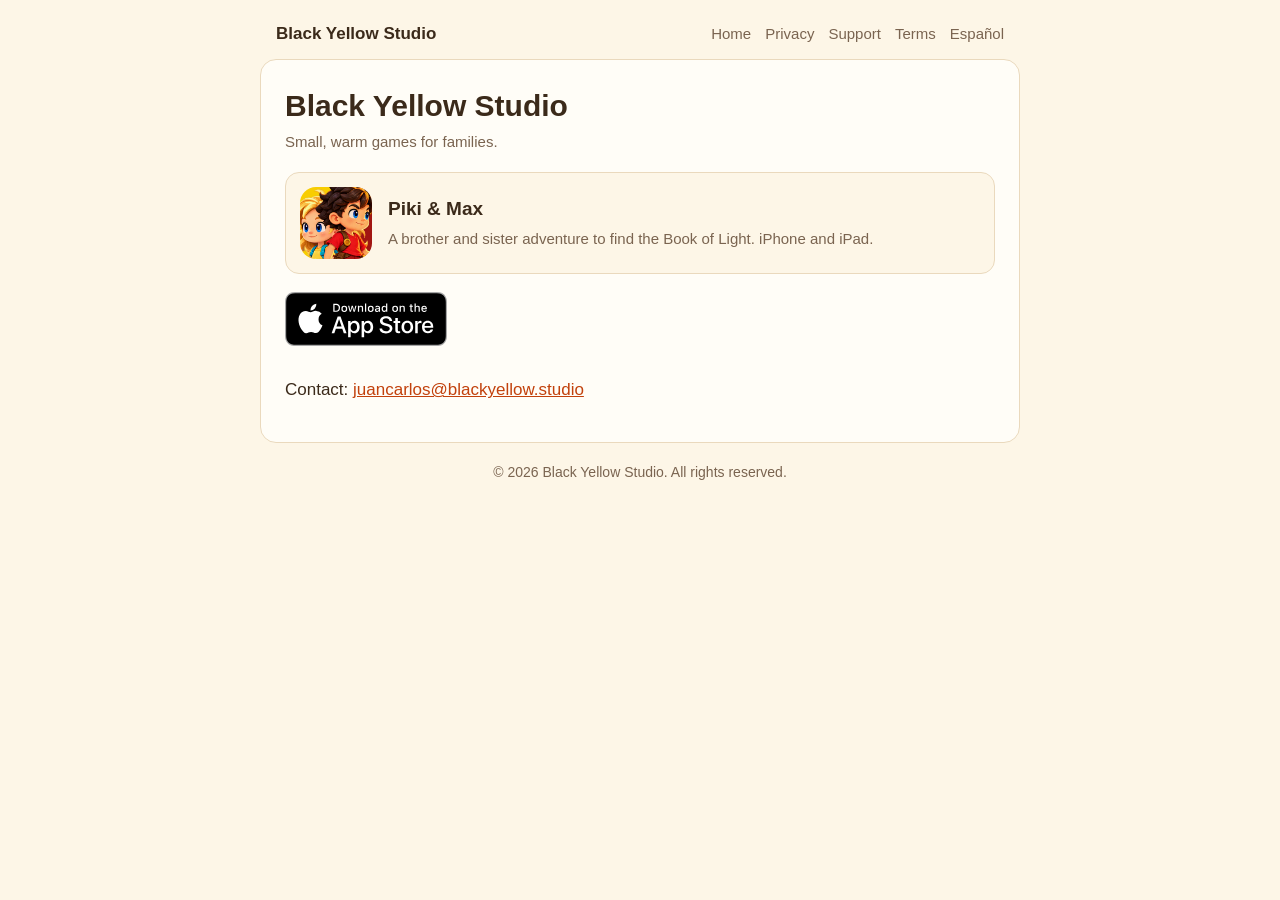
<file: index.html>
<!doctype html>
<html lang="en">
<head>
<meta charset="utf-8">
<meta name="viewport" content="width=device-width, initial-scale=1">
<title>Black Yellow Studio</title>
<meta name="description" content="Black Yellow Studio makes small, warm games for families.">
<link rel="icon" href="assets/pikimax-icon.png">
<link rel="stylesheet" href="style.css">
</head>
<body>
<header>
  <a class="brand" href="">Black Yellow Studio</a>
  <nav><a href="pikimax/">Home</a><a href="pikimax/privacy">Privacy</a><a href="pikimax/support">Support</a><a href="pikimax/terms">Terms</a><a href="es/" lang="es">Español</a></nav>
</header>
<main>
<h1>Black Yellow Studio</h1>
<p class="meta">Small, warm games for families.</p>
<a class="game" href="pikimax/"><img src="assets/pikimax-icon.png" alt=""><div><strong>Piki &amp; Max</strong>
<span>A brother and sister adventure to find the Book of Light. iPhone and iPad.</span></div></a>
<a class="store" href="https://apps.apple.com/app/id6817676576"><img src="assets/appstore-badge-en.svg" alt="Download on the App Store"></a>
<p style="margin-top:22px">Contact: <a href="mailto:juancarlos@blackyellow.studio">juancarlos@blackyellow.studio</a></p>
</main>
<footer>© 2026 Black Yellow Studio. All rights reserved.</footer>
</body>
</html>
</file>
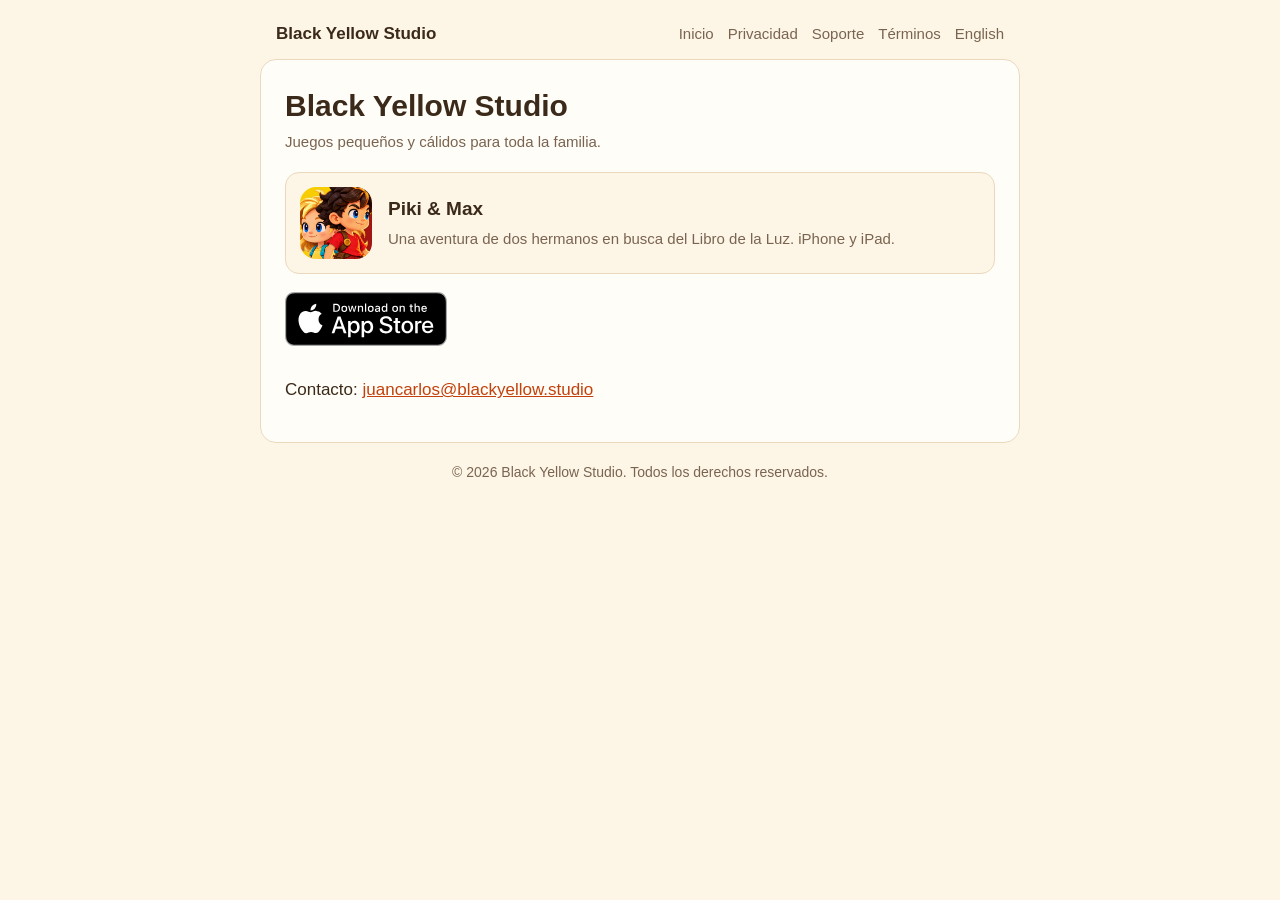
<file: es/index.html>
<!doctype html>
<html lang="es">
<head>
<meta charset="utf-8">
<meta name="viewport" content="width=device-width, initial-scale=1">
<title>Black Yellow Studio</title>
<meta name="description" content="Black Yellow Studio crea juegos pequeños y cálidos para toda la familia.">
<link rel="icon" href="../assets/pikimax-icon.png">
<link rel="stylesheet" href="../style.css">
</head>
<body>
<header>
  <a class="brand" href="../es/">Black Yellow Studio</a>
  <nav><a href="../es/pikimax/">Inicio</a><a href="../es/pikimax/privacy">Privacidad</a><a href="../es/pikimax/support">Soporte</a><a href="../es/pikimax/terms">Términos</a><a href="../" lang="en">English</a></nav>
</header>
<main>
<h1>Black Yellow Studio</h1>
<p class="meta">Juegos pequeños y cálidos para toda la familia.</p>
<a class="game" href="pikimax/"><img src="../assets/pikimax-icon.png" alt=""><div><strong>Piki &amp; Max</strong>
<span>Una aventura de dos hermanos en busca del Libro de la Luz. iPhone y iPad.</span></div></a>
<a class="store" href="https://apps.apple.com/app/id6817676576"><img src="../assets/appstore-badge-en.svg" alt="Descargar en el App Store"></a>
<p style="margin-top:22px">Contacto: <a href="mailto:juancarlos@blackyellow.studio">juancarlos@blackyellow.studio</a></p>
</main>
<footer>© 2026 Black Yellow Studio. Todos los derechos reservados.</footer>
</body>
</html>
</file>
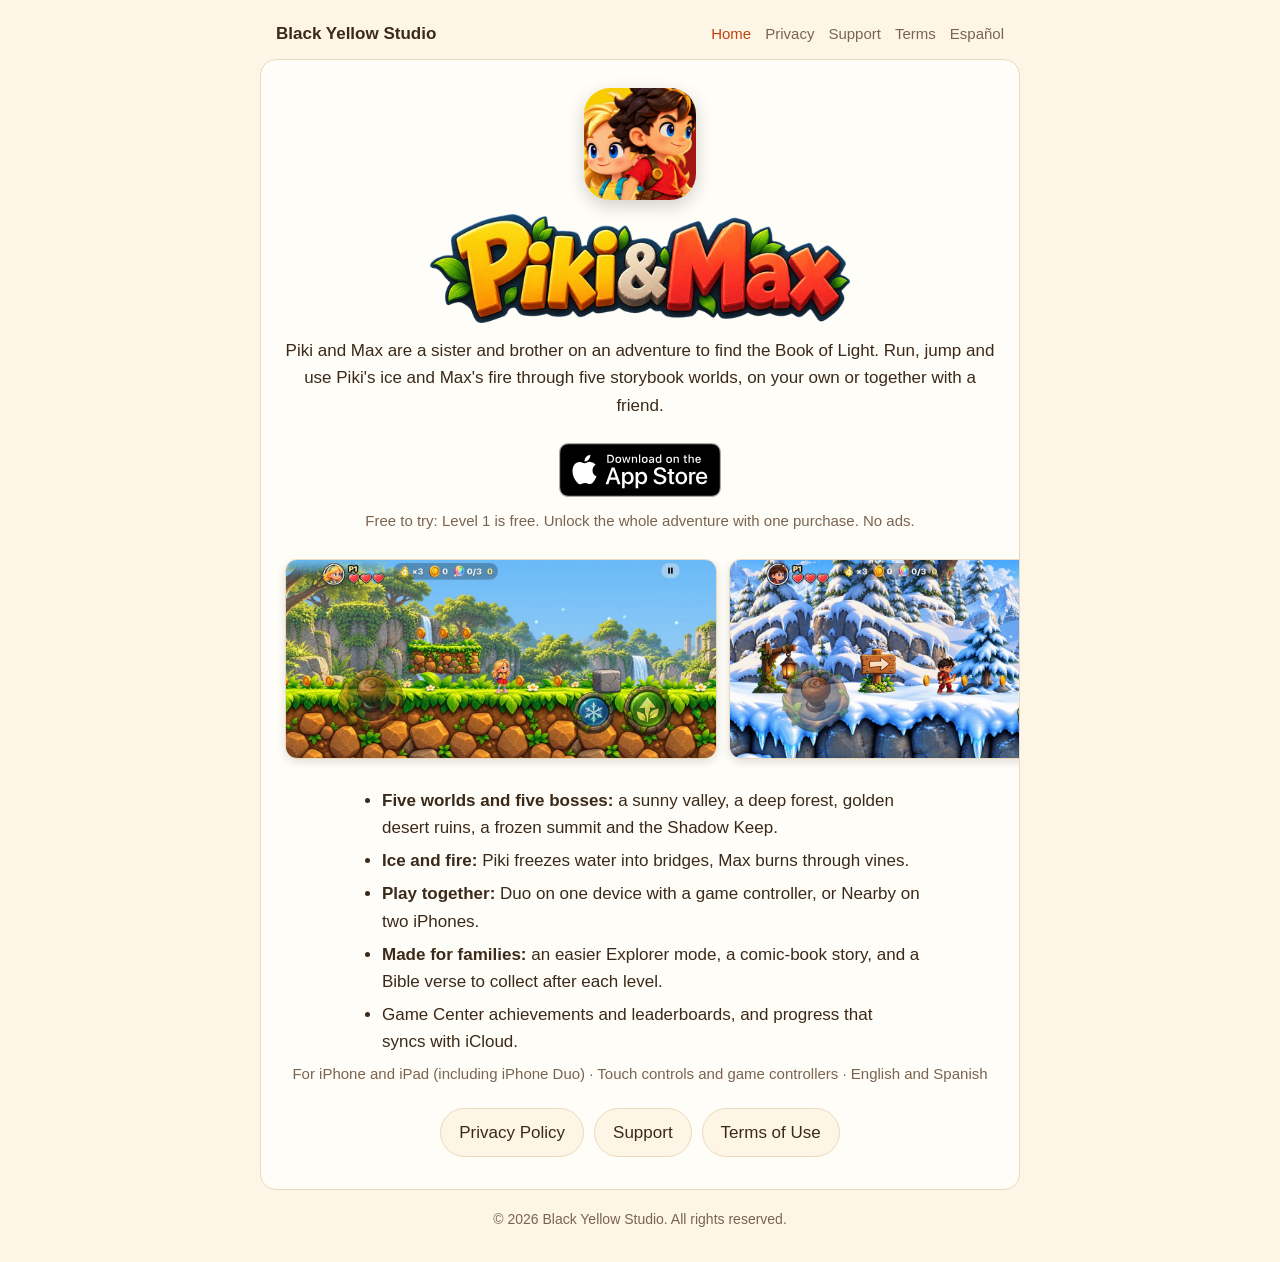
<file: pikimax/index.html>
<!doctype html>
<html lang="en">
<head>
<meta charset="utf-8">
<meta name="viewport" content="width=device-width, initial-scale=1">
<title>Piki & Max: The Book of Light</title>
<meta name="description" content="Piki & Max: a family adventure for iPhone and iPad.">
<link rel="icon" href="../assets/pikimax-icon.png">
<link rel="stylesheet" href="../style.css">
</head>
<body>
<header>
  <a class="brand" href="../">Black Yellow Studio</a>
  <nav><a href="../pikimax/" aria-current="page">Home</a><a href="../pikimax/privacy">Privacy</a><a href="../pikimax/support">Support</a><a href="../pikimax/terms">Terms</a><a href="../es/pikimax/" lang="es">Español</a></nav>
</header>
<main>
<div class="hero">
  <img class="icon" src="../assets/pikimax-icon.png" alt="Piki &amp; Max app icon">
  <p><img class="logo" src="../assets/pikimax-logo.png" alt="Piki &amp; Max: The Book of Light"></p>
  <p>Piki and Max are a sister and brother on an adventure to find the Book of Light. Run, jump and use Piki's ice and Max's fire through five storybook worlds, on your own or together with a friend.</p>
  <a class="store" href="https://apps.apple.com/app/id6817676576"><img src="../assets/appstore-badge-en.svg" alt="Download on the App Store"></a>
  <p class="price">Free to try: Level 1 is free. Unlock the whole adventure with one purchase. No ads.</p>
  <div class="shots">
    <img src="../assets/shots/valley.jpg" alt="Piki in the sunny Lumen Valley" loading="lazy">
    <img src="../assets/shots/snow.jpg" alt="Max on the Frozen Summit" loading="lazy">
    <img src="../assets/shots/boss.jpg" alt="The Ruin Colossus boss" loading="lazy">
    <img src="../assets/shots/desert.jpg" alt="Max in the Golden Ruins" loading="lazy">
    <img src="../assets/shots/castle.jpg" alt="Piki in the Shadow Keep" loading="lazy">
    <img src="../assets/shots/story.jpg" alt="The comic-book story" loading="lazy">
  </div>
  <ul class="features">
    <li><strong>Five worlds and five bosses:</strong> a sunny valley, a deep forest, golden desert ruins, a frozen summit and the Shadow Keep.</li>
    <li><strong>Ice and fire:</strong> Piki freezes water into bridges, Max burns through vines.</li>
    <li><strong>Play together:</strong> Duo on one device with a game controller, or Nearby on two iPhones.</li>
    <li><strong>Made for families:</strong> an easier Explorer mode, a comic-book story, and a Bible verse to collect after each level.</li>
    <li>Game Center achievements and leaderboards, and progress that syncs with iCloud.</li>
  </ul>
  <p class="meta">For iPhone and iPad (including iPhone Duo) · Touch controls and game controllers · English and Spanish</p>
  <div class="links">
    <a href="privacy">Privacy Policy</a><a href="support">Support</a><a href="terms">Terms of Use</a>
  </div>
</div>
</main>
<footer>© 2026 Black Yellow Studio. All rights reserved.</footer>
</body>
</html>
</file>
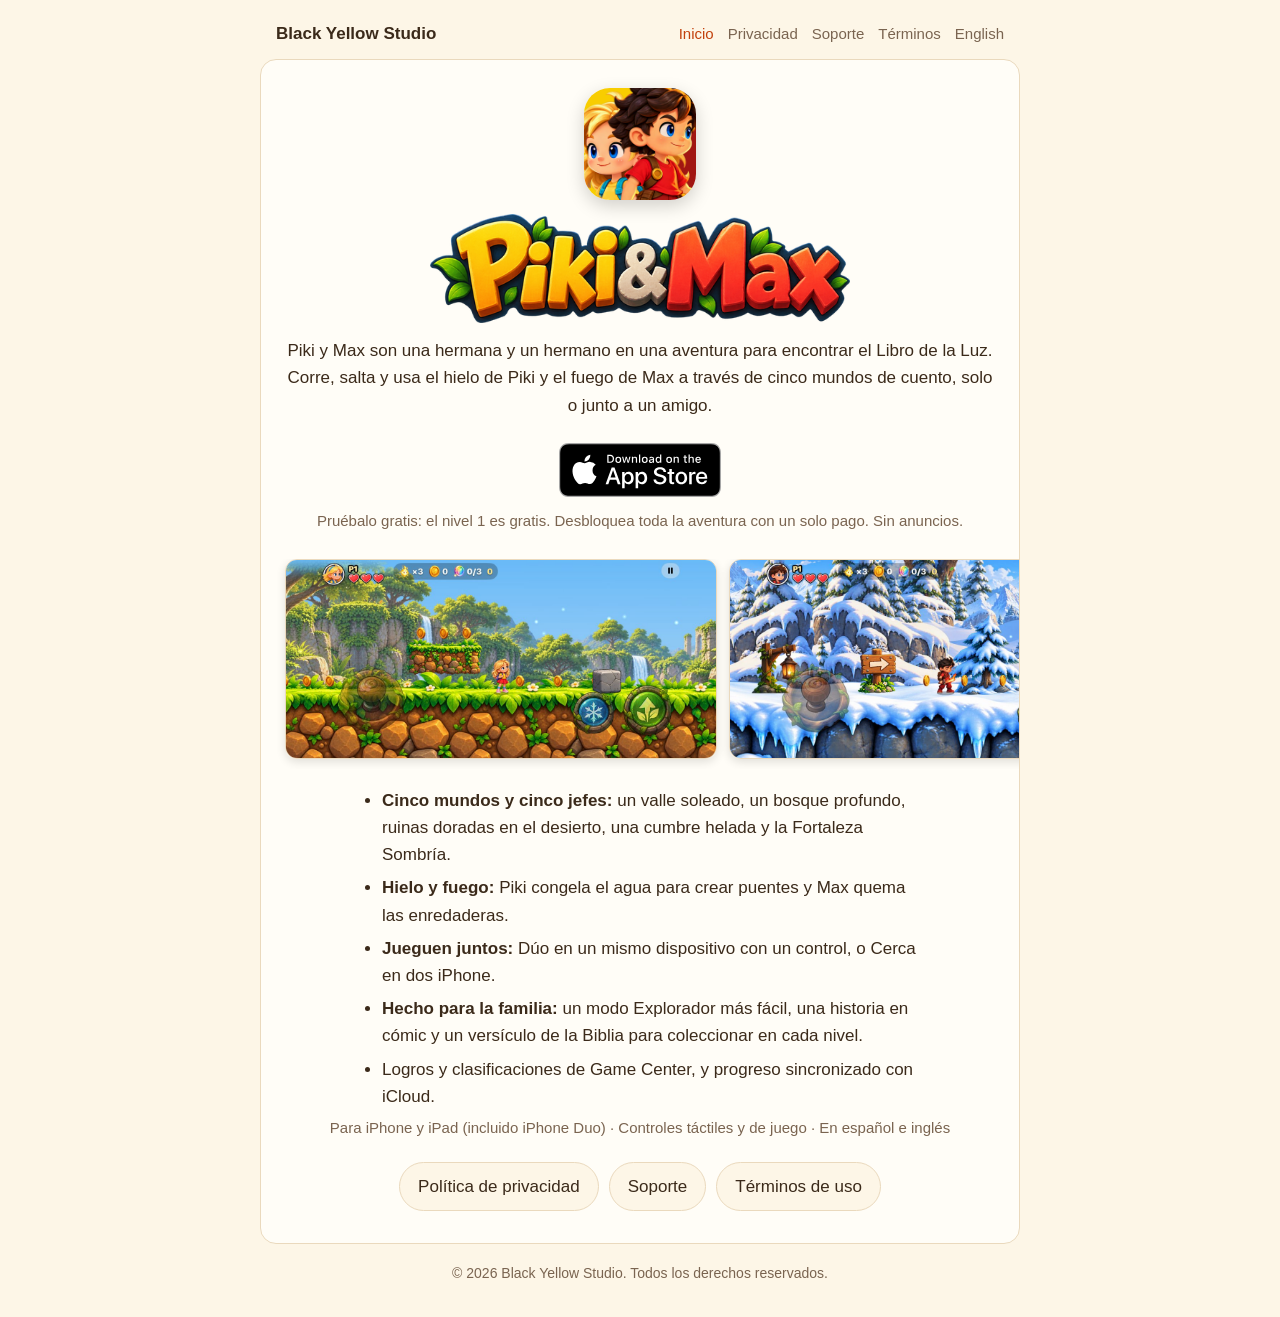
<file: es/pikimax/index.html>
<!doctype html>
<html lang="es">
<head>
<meta charset="utf-8">
<meta name="viewport" content="width=device-width, initial-scale=1">
<title>Piki & Max: El Libro de la Luz</title>
<meta name="description" content="Piki & Max: una aventura familiar para iPhone y iPad.">
<link rel="icon" href="../../assets/pikimax-icon.png">
<link rel="stylesheet" href="../../style.css">
</head>
<body>
<header>
  <a class="brand" href="../../es/">Black Yellow Studio</a>
  <nav><a href="../../es/pikimax/" aria-current="page">Inicio</a><a href="../../es/pikimax/privacy">Privacidad</a><a href="../../es/pikimax/support">Soporte</a><a href="../../es/pikimax/terms">Términos</a><a href="../../pikimax/" lang="en">English</a></nav>
</header>
<main>
<div class="hero">
  <img class="icon" src="../../assets/pikimax-icon.png" alt="Piki &amp; Max app icon">
  <p><img class="logo" src="../../assets/pikimax-logo.png" alt="Piki &amp; Max: The Book of Light"></p>
  <p>Piki y Max son una hermana y un hermano en una aventura para encontrar el Libro de la Luz. Corre, salta y usa el hielo de Piki y el fuego de Max a través de cinco mundos de cuento, solo o junto a un amigo.</p>
  <a class="store" href="https://apps.apple.com/app/id6817676576"><img src="../../assets/appstore-badge-en.svg" alt="Descargar en el App Store"></a>
  <p class="price">Pruébalo gratis: el nivel 1 es gratis. Desbloquea toda la aventura con un solo pago. Sin anuncios.</p>
  <div class="shots">
    <img src="../../assets/shots/valley.jpg" alt="Piki en el soleado Valle Lumen" loading="lazy">
    <img src="../../assets/shots/snow.jpg" alt="Max en la Cumbre Helada" loading="lazy">
    <img src="../../assets/shots/boss.jpg" alt="El jefe Coloso de las Ruinas" loading="lazy">
    <img src="../../assets/shots/desert.jpg" alt="Max en las Ruinas Doradas" loading="lazy">
    <img src="../../assets/shots/castle.jpg" alt="Piki en la Fortaleza Sombría" loading="lazy">
    <img src="../../assets/shots/story-es.jpg" alt="La historia en cómic" loading="lazy">
  </div>
  <ul class="features">
    <li><strong>Cinco mundos y cinco jefes:</strong> un valle soleado, un bosque profundo, ruinas doradas en el desierto, una cumbre helada y la Fortaleza Sombría.</li>
    <li><strong>Hielo y fuego:</strong> Piki congela el agua para crear puentes y Max quema las enredaderas.</li>
    <li><strong>Jueguen juntos:</strong> Dúo en un mismo dispositivo con un control, o Cerca en dos iPhone.</li>
    <li><strong>Hecho para la familia:</strong> un modo Explorador más fácil, una historia en cómic y un versículo de la Biblia para coleccionar en cada nivel.</li>
    <li>Logros y clasificaciones de Game Center, y progreso sincronizado con iCloud.</li>
  </ul>
  <p class="meta">Para iPhone y iPad (incluido iPhone Duo) · Controles táctiles y de juego · En español e inglés</p>
  <div class="links">
    <a href="privacy">Política de privacidad</a><a href="support">Soporte</a><a href="terms">Términos de uso</a>
  </div>
</div>
</main>
<footer>© 2026 Black Yellow Studio. Todos los derechos reservados.</footer>
</body>
</html>
</file>
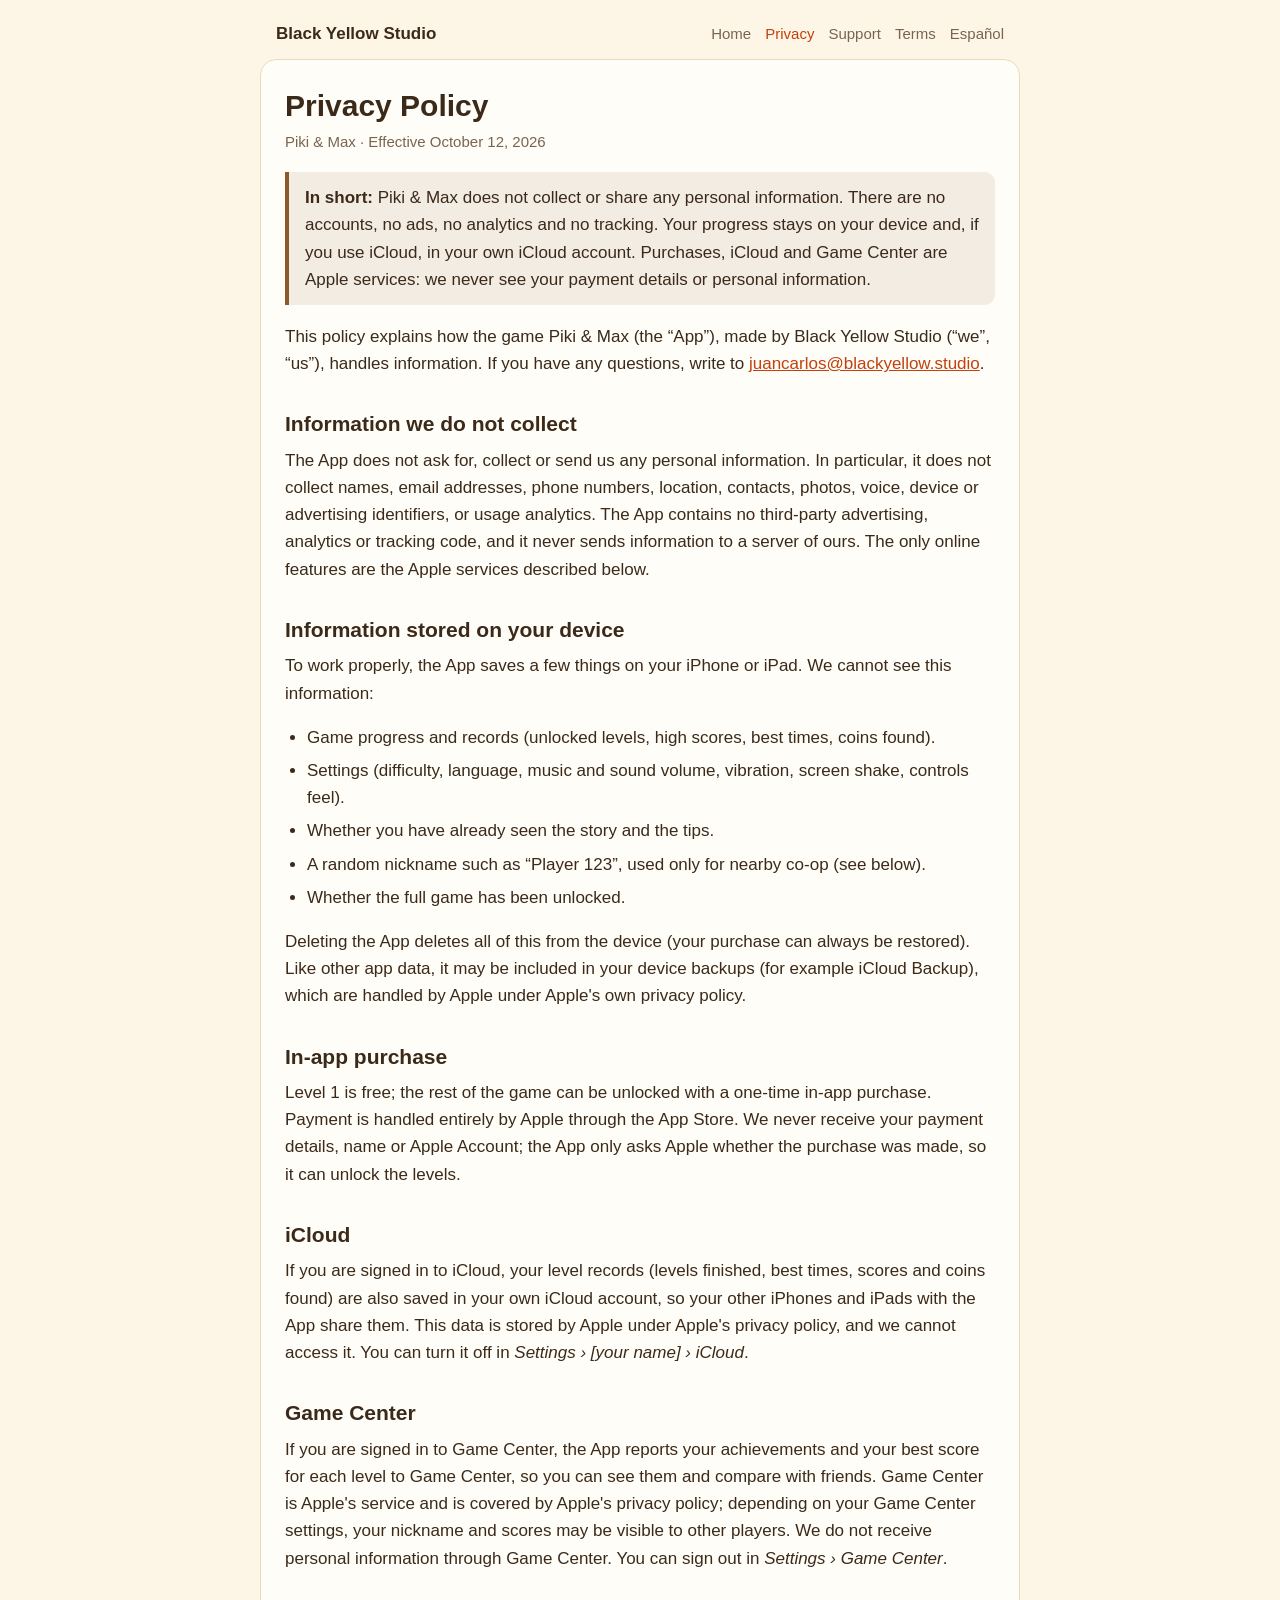
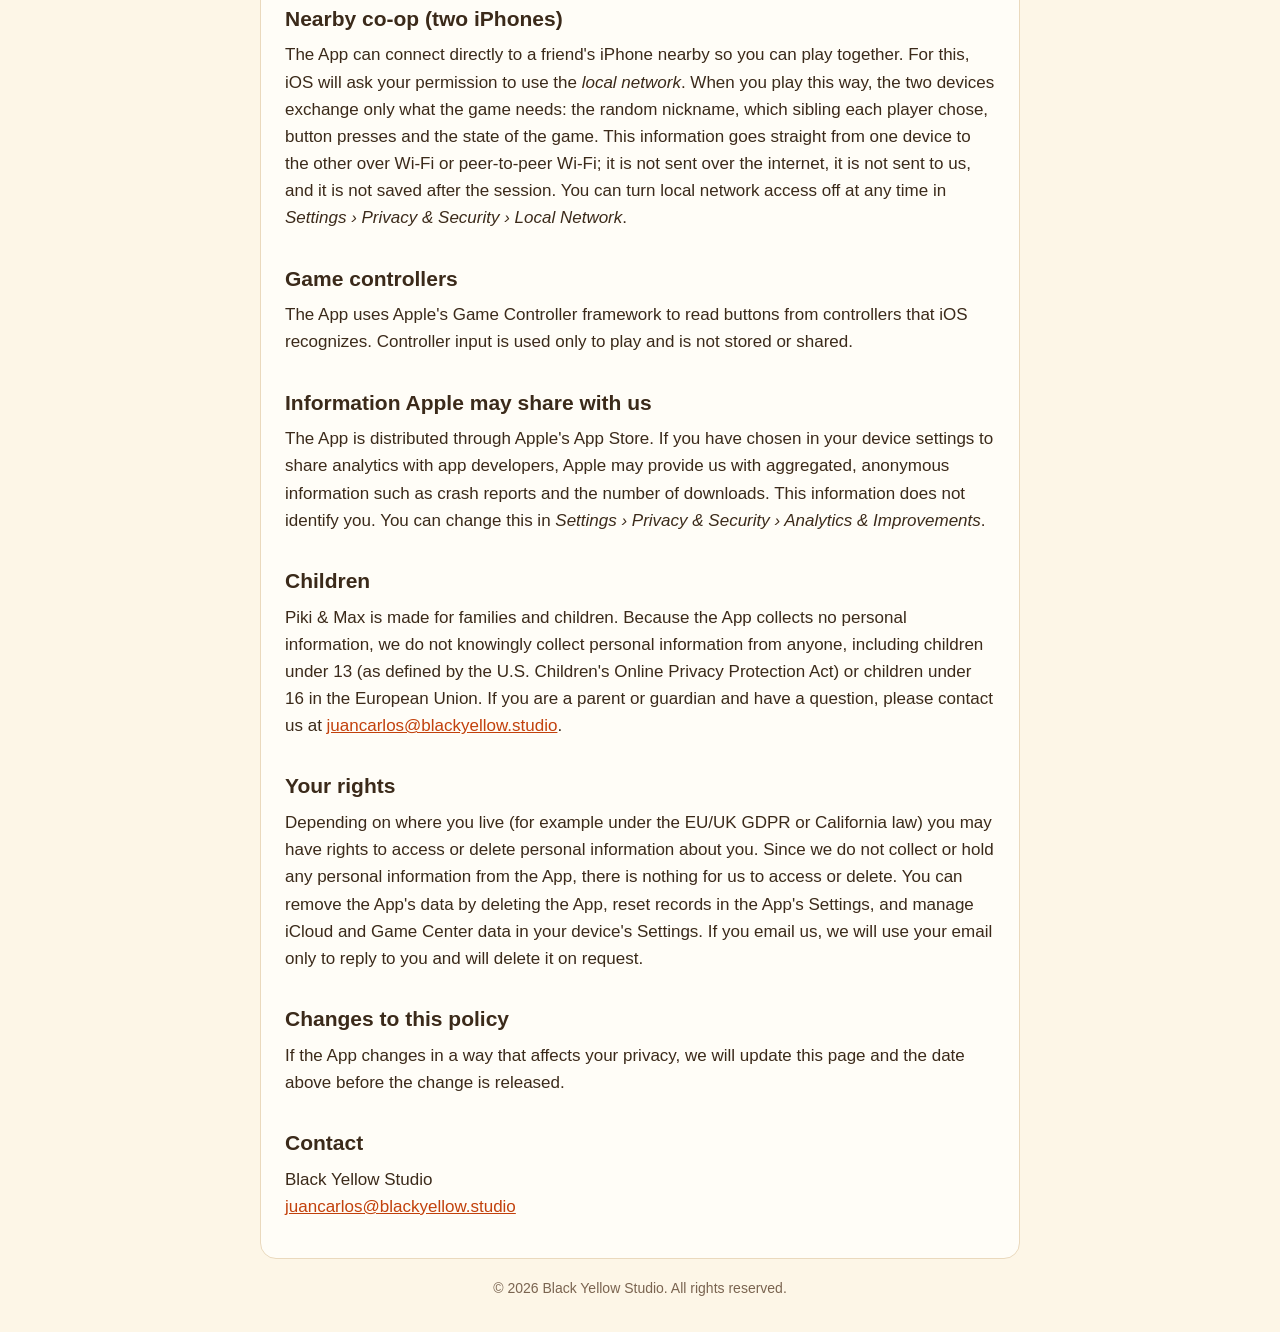
<file: pikimax/privacy.html>
<!doctype html>
<html lang="en">
<head>
<meta charset="utf-8">
<meta name="viewport" content="width=device-width, initial-scale=1">
<title>Privacy Policy · Piki & Max</title>
<meta name="description" content="Privacy Policy for Piki & Max: no personal information is collected.">
<link rel="icon" href="../assets/pikimax-icon.png">
<link rel="stylesheet" href="../style.css">
</head>
<body>
<header>
  <a class="brand" href="../">Black Yellow Studio</a>
  <nav><a href="../pikimax/">Home</a><a href="../pikimax/privacy" aria-current="page">Privacy</a><a href="../pikimax/support">Support</a><a href="../pikimax/terms">Terms</a><a href="../es/pikimax/privacy" lang="es">Español</a></nav>
</header>
<main>
<h1>Privacy Policy</h1>
<p class="meta">Piki &amp; Max · Effective October 12, 2026</p>

<div class="summary"><strong>In short:</strong> Piki &amp; Max does not collect or share any personal
information. There are no accounts, no ads, no analytics and no tracking. Your progress stays on your device
and, if you use iCloud, in your own iCloud account. Purchases, iCloud and Game Center are Apple services:
we never see your payment details or personal information.</div>

<p>This policy explains how the game Piki &amp; Max (the “App”), made by Black Yellow Studio (“we”, “us”),
handles information. If you have any questions, write to <a href="mailto:juancarlos@blackyellow.studio">juancarlos@blackyellow.studio</a>.</p>

<h2>Information we do not collect</h2>
<p>The App does not ask for, collect or send us any personal information. In particular, it does not
collect names, email addresses, phone numbers, location, contacts, photos, voice, device or advertising
identifiers, or usage analytics. The App contains no third-party advertising, analytics or tracking
code, and it never sends information to a server of ours. The only online features are the Apple
services described below.</p>

<h2>Information stored on your device</h2>
<p>To work properly, the App saves a few things on your iPhone or iPad. We cannot see this information:</p>
<ul>
  <li>Game progress and records (unlocked levels, high scores, best times, coins found).</li>
  <li>Settings (difficulty, language, music and sound volume, vibration, screen shake, controls feel).</li>
  <li>Whether you have already seen the story and the tips.</li>
  <li>A random nickname such as “Player 123”, used only for nearby co-op (see below).</li>
  <li>Whether the full game has been unlocked.</li>
</ul>
<p>Deleting the App deletes all of this from the device (your purchase can always be restored). Like other app data, it may be included in your device
backups (for example iCloud Backup), which are handled by Apple under Apple's own privacy policy.</p>

<h2>In-app purchase</h2>
<p>Level 1 is free; the rest of the game can be unlocked with a one-time in-app purchase. Payment is handled
entirely by Apple through the App Store. We never receive your payment details, name or Apple Account; the
App only asks Apple whether the purchase was made, so it can unlock the levels.</p>

<h2>iCloud</h2>
<p>If you are signed in to iCloud, your level records (levels finished, best times, scores and coins found)
are also saved in your own iCloud account, so your other iPhones and iPads with the App share them. This
data is stored by Apple under Apple's privacy policy, and we cannot access it. You can turn it off in
<em>Settings › [your name] › iCloud</em>.</p>

<h2>Game Center</h2>
<p>If you are signed in to Game Center, the App reports your achievements and your best score for each
level to Game Center, so you can see them and compare with friends. Game Center is Apple's service and is
covered by Apple's privacy policy; depending on your Game Center settings, your nickname and scores may be
visible to other players. We do not receive personal information through Game Center. You can sign out in
<em>Settings › Game Center</em>.</p>

<h2>Nearby co-op (two iPhones)</h2>
<p>The App can connect directly to a friend's iPhone nearby so you can play together. For this, iOS will
ask your permission to use the <em>local network</em>. When you play this way, the two devices exchange
only what the game needs: the random nickname, which sibling each player chose, button presses and the
state of the game. This information goes straight from one device to the other over Wi-Fi or
peer-to-peer Wi-Fi; it is not sent over the internet, it is not sent to us, and it is not saved after the
session. You can turn local network access off at any time in
<em>Settings › Privacy &amp; Security › Local Network</em>.</p>

<h2>Game controllers</h2>
<p>The App uses Apple's Game Controller framework to read buttons from controllers that iOS recognizes.
Controller input is used only to play and is not stored or shared.</p>

<h2>Information Apple may share with us</h2>
<p>The App is distributed through Apple's App Store. If you have chosen in your device settings to share
analytics with app developers, Apple may provide us with aggregated, anonymous information such as
crash reports and the number of downloads. This information does not identify you. You can change this
in <em>Settings › Privacy &amp; Security › Analytics &amp; Improvements</em>.</p>

<h2>Children</h2>
<p>Piki &amp; Max is made for families and children. Because the App collects no personal information,
we do not knowingly collect personal information from anyone, including children under 13 (as
defined by the U.S. Children's Online Privacy Protection Act) or children under 16 in the European Union.
If you are a parent or guardian and have a question, please contact us at <a href="mailto:juancarlos@blackyellow.studio">juancarlos@blackyellow.studio</a>.</p>

<h2>Your rights</h2>
<p>Depending on where you live (for example under the EU/UK GDPR or California law) you may have rights to
access or delete personal information about you. Since we do not collect or hold any personal information
from the App, there is nothing for us to access or delete. You can remove the App's data by deleting the App,
reset records in the App's Settings, and manage iCloud and Game Center data in your device's Settings. If you email us, we will use your email only to reply to you and will delete it on request.</p>

<h2>Changes to this policy</h2>
<p>If the App changes in a way that affects your privacy, we will update this page and the date above
before the change is released.</p>

<h2>Contact</h2>
<p>Black Yellow Studio<br><a href="mailto:juancarlos@blackyellow.studio">juancarlos@blackyellow.studio</a></p>
</main>
<footer>© 2026 Black Yellow Studio. All rights reserved.</footer>
</body>
</html>
</file>
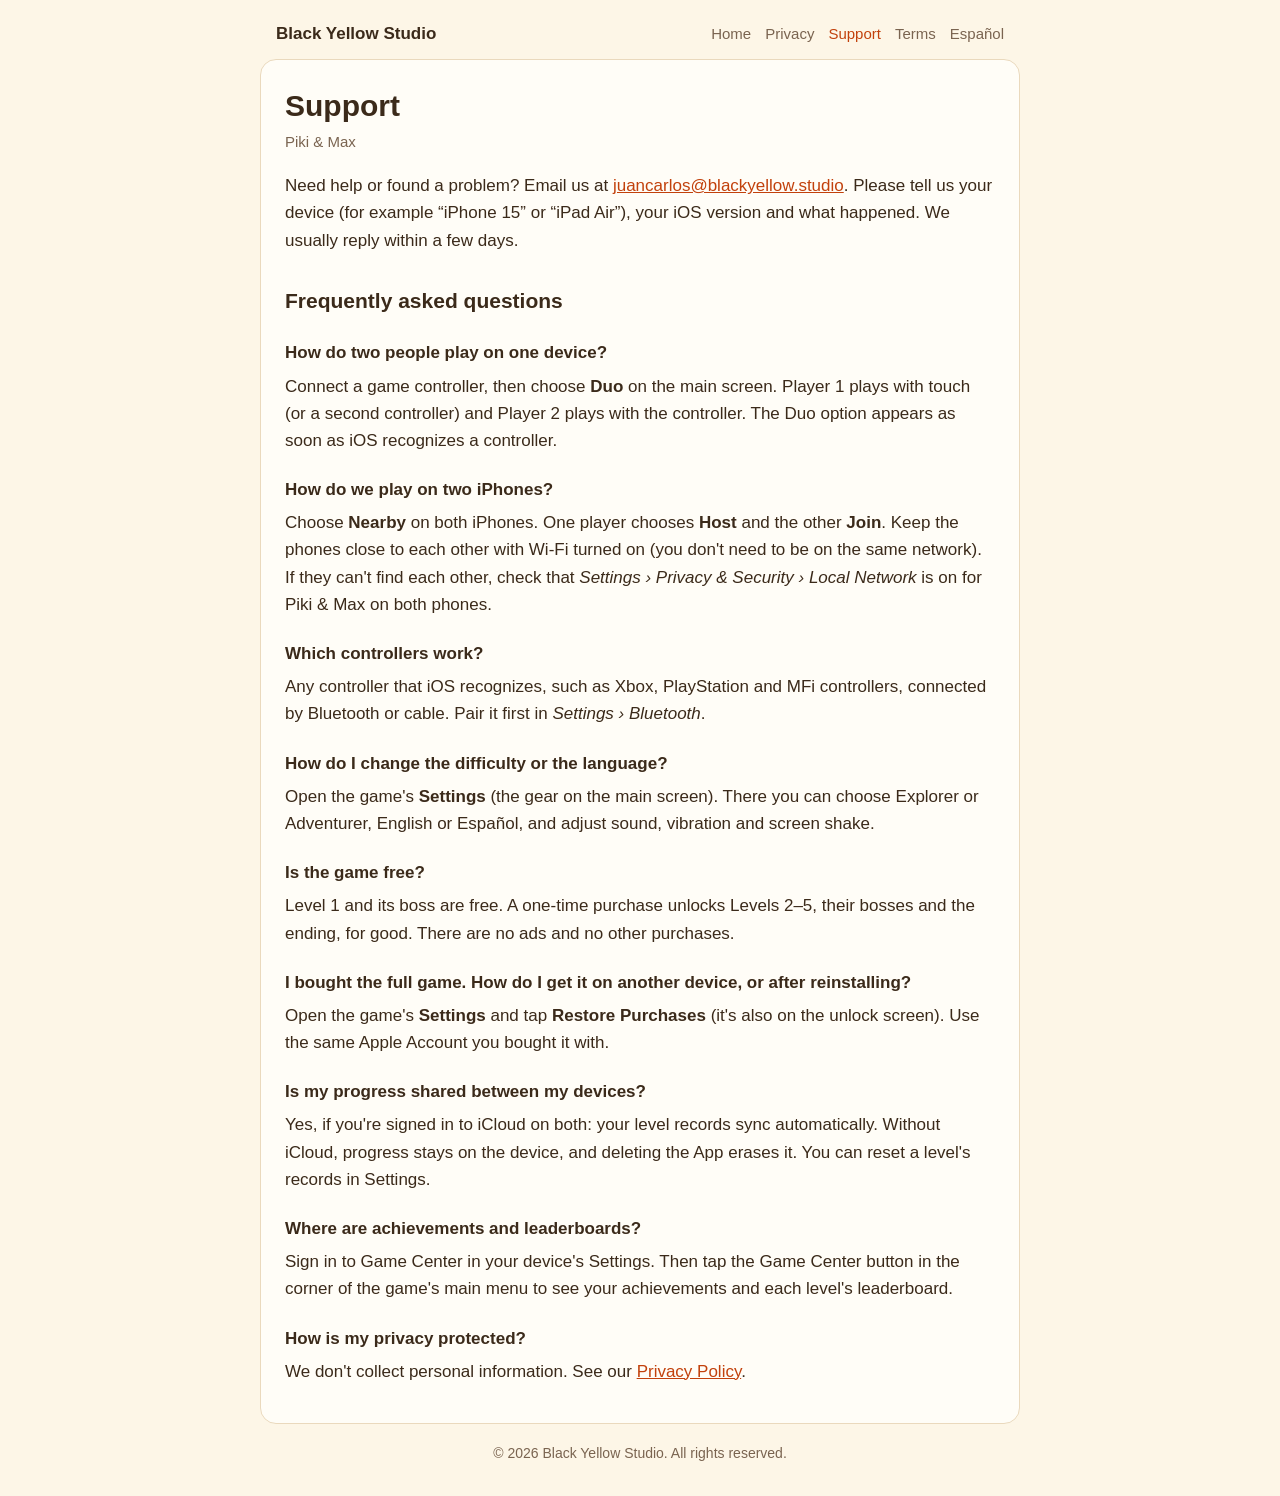
<file: pikimax/support.html>
<!doctype html>
<html lang="en">
<head>
<meta charset="utf-8">
<meta name="viewport" content="width=device-width, initial-scale=1">
<title>Support · Piki & Max</title>
<meta name="description" content="Help and contact for Piki & Max.">
<link rel="icon" href="../assets/pikimax-icon.png">
<link rel="stylesheet" href="../style.css">
</head>
<body>
<header>
  <a class="brand" href="../">Black Yellow Studio</a>
  <nav><a href="../pikimax/">Home</a><a href="../pikimax/privacy">Privacy</a><a href="../pikimax/support" aria-current="page">Support</a><a href="../pikimax/terms">Terms</a><a href="../es/pikimax/support" lang="es">Español</a></nav>
</header>
<main>
<h1>Support</h1>
<p class="meta">Piki &amp; Max</p>
<p>Need help or found a problem? Email us at <a href="mailto:juancarlos@blackyellow.studio">juancarlos@blackyellow.studio</a>. Please tell us your device (for example
“iPhone 15” or “iPad Air”), your iOS version and what happened. We usually reply within a few days.</p>

<h2>Frequently asked questions</h2>

<h3>How do two people play on one device?</h3>
<p>Connect a game controller, then choose <strong>Duo</strong> on the main screen. Player 1 plays with touch
(or a second controller) and Player 2 plays with the controller. The Duo option appears as soon as iOS
recognizes a controller.</p>

<h3>How do we play on two iPhones?</h3>
<p>Choose <strong>Nearby</strong> on both iPhones. One player chooses <strong>Host</strong> and the other <strong>Join</strong>. Keep the phones
close to each other with Wi-Fi turned on (you don't need to be on the same network). If they can't find each other, check that
<em>Settings › Privacy &amp; Security › Local Network</em> is on for Piki &amp; Max on both phones.</p>

<h3>Which controllers work?</h3>
<p>Any controller that iOS recognizes, such as Xbox, PlayStation and MFi controllers, connected by Bluetooth
or cable. Pair it first in <em>Settings › Bluetooth</em>.</p>

<h3>How do I change the difficulty or the language?</h3>
<p>Open the game's <strong>Settings</strong> (the gear on the main screen). There you can choose Explorer or
Adventurer, English or Español, and adjust sound, vibration and screen shake.</p>

<h3>Is the game free?</h3>
<p>Level 1 and its boss are free. A one-time purchase unlocks Levels 2–5, their bosses and the ending, for
good. There are no ads and no other purchases.</p>

<h3>I bought the full game. How do I get it on another device, or after reinstalling?</h3>
<p>Open the game's <strong>Settings</strong> and tap <strong>Restore Purchases</strong> (it's also on the
unlock screen). Use the same Apple Account you bought it with.</p>

<h3>Is my progress shared between my devices?</h3>
<p>Yes, if you're signed in to iCloud on both: your level records sync automatically. Without iCloud,
progress stays on the device, and deleting the App erases it. You can reset a level's records in Settings.</p>

<h3>Where are achievements and leaderboards?</h3>
<p>Sign in to Game Center in your device's Settings. Then tap the Game Center button in the corner of the
game's main menu to see your achievements and each level's leaderboard.</p>

<h3>How is my privacy protected?</h3>
<p>We don't collect personal information. See our <a href="privacy">Privacy Policy</a>.</p>
</main>
<footer>© 2026 Black Yellow Studio. All rights reserved.</footer>
</body>
</html>
</file>
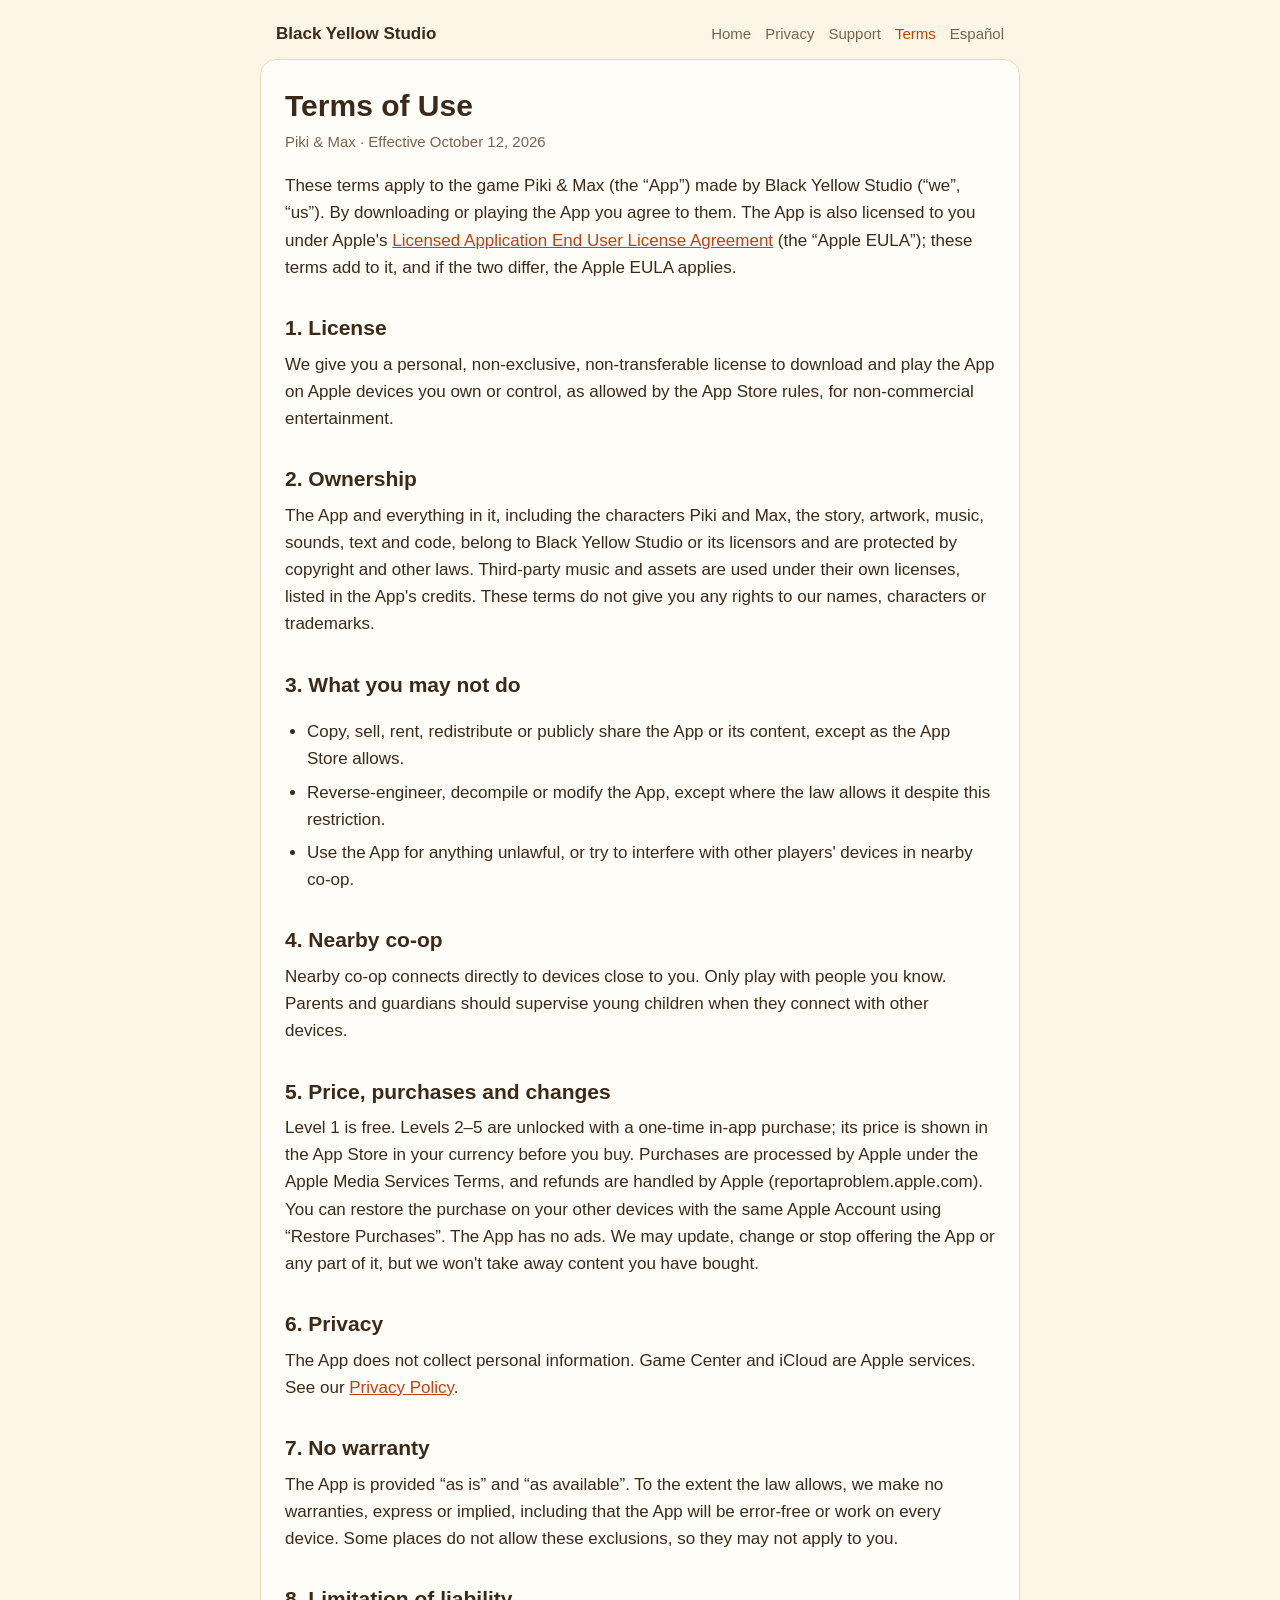
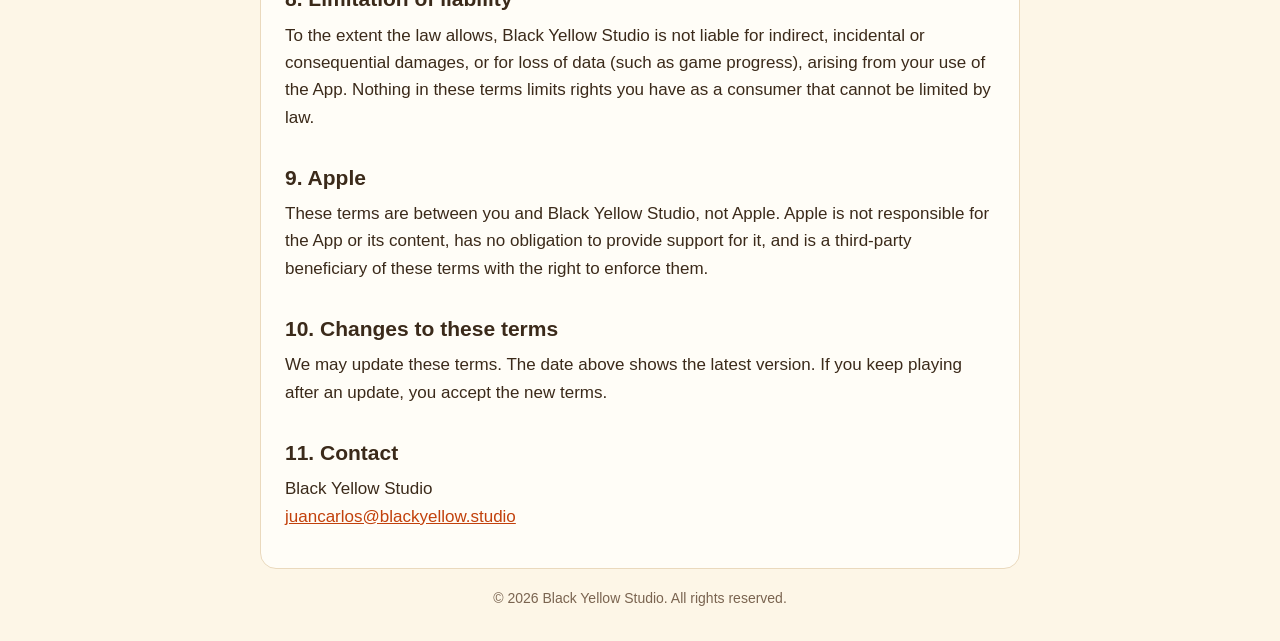
<file: pikimax/terms.html>
<!doctype html>
<html lang="en">
<head>
<meta charset="utf-8">
<meta name="viewport" content="width=device-width, initial-scale=1">
<title>Terms of Use · Piki & Max</title>
<meta name="description" content="Terms of Use for Piki & Max.">
<link rel="icon" href="../assets/pikimax-icon.png">
<link rel="stylesheet" href="../style.css">
</head>
<body>
<header>
  <a class="brand" href="../">Black Yellow Studio</a>
  <nav><a href="../pikimax/">Home</a><a href="../pikimax/privacy">Privacy</a><a href="../pikimax/support">Support</a><a href="../pikimax/terms" aria-current="page">Terms</a><a href="../es/pikimax/terms" lang="es">Español</a></nav>
</header>
<main>
<h1>Terms of Use</h1>
<p class="meta">Piki &amp; Max · Effective October 12, 2026</p>

<p>These terms apply to the game Piki &amp; Max (the “App”) made by Black Yellow Studio (“we”, “us”). By downloading or
playing the App you agree to them. The App is also licensed to you under Apple's
<a href="https://www.apple.com/legal/internet-services/itunes/dev/stdeula/">Licensed Application End User License Agreement</a> (the “Apple EULA”); these terms add to
it, and if the two differ, the Apple EULA applies.</p>

<h2>1. License</h2>
<p>We give you a personal, non-exclusive, non-transferable license to download and play the App on Apple
devices you own or control, as allowed by the App Store rules, for non-commercial entertainment.</p>

<h2>2. Ownership</h2>
<p>The App and everything in it, including the characters Piki and Max, the story, artwork, music, sounds,
text and code, belong to Black Yellow Studio or its licensors and are protected by copyright and other laws.
Third-party music and assets are used under their own licenses, listed in the App's credits. These terms
do not give you any rights to our names, characters or trademarks.</p>

<h2>3. What you may not do</h2>
<ul>
  <li>Copy, sell, rent, redistribute or publicly share the App or its content, except as the App Store allows.</li>
  <li>Reverse-engineer, decompile or modify the App, except where the law allows it despite this restriction.</li>
  <li>Use the App for anything unlawful, or try to interfere with other players' devices in nearby co-op.</li>
</ul>

<h2>4. Nearby co-op</h2>
<p>Nearby co-op connects directly to devices close to you. Only play with people you know. Parents and
guardians should supervise young children when they connect with other devices.</p>

<h2>5. Price, purchases and changes</h2>
<p>Level 1 is free. Levels 2–5 are unlocked with a one-time in-app purchase; its price is shown in the App
Store in your currency before you buy. Purchases are processed by Apple under the Apple Media Services Terms,
and refunds are handled by Apple (reportaproblem.apple.com). You can restore the purchase on your other
devices with the same Apple Account using “Restore Purchases”. The App has no ads. We may update, change or
stop offering the App or any part of it, but we won't take away content you have bought.</p>

<h2>6. Privacy</h2>
<p>The App does not collect personal information. Game Center and iCloud are Apple services. See our <a href="privacy">Privacy Policy</a>.</p>

<h2>7. No warranty</h2>
<p>The App is provided “as is” and “as available”. To the extent the law allows, we make no warranties,
express or implied, including that the App will be error-free or work on every device. Some places do
not allow these exclusions, so they may not apply to you.</p>

<h2>8. Limitation of liability</h2>
<p>To the extent the law allows, Black Yellow Studio is not liable for indirect, incidental or consequential damages,
or for loss of data (such as game progress), arising from your use of the App. Nothing in these terms
limits rights you have as a consumer that cannot be limited by law.</p>

<h2>9. Apple</h2>
<p>These terms are between you and Black Yellow Studio, not Apple. Apple is not responsible for the App or its
content, has no obligation to provide support for it, and is a third-party beneficiary of these terms
with the right to enforce them.</p>

<h2>10. Changes to these terms</h2>
<p>We may update these terms. The date above shows the latest version. If you keep playing after an
update, you accept the new terms.</p>

<h2>11. Contact</h2>
<p>Black Yellow Studio<br><a href="mailto:juancarlos@blackyellow.studio">juancarlos@blackyellow.studio</a></p>
</main>
<footer>© 2026 Black Yellow Studio. All rights reserved.</footer>
</body>
</html>
</file>
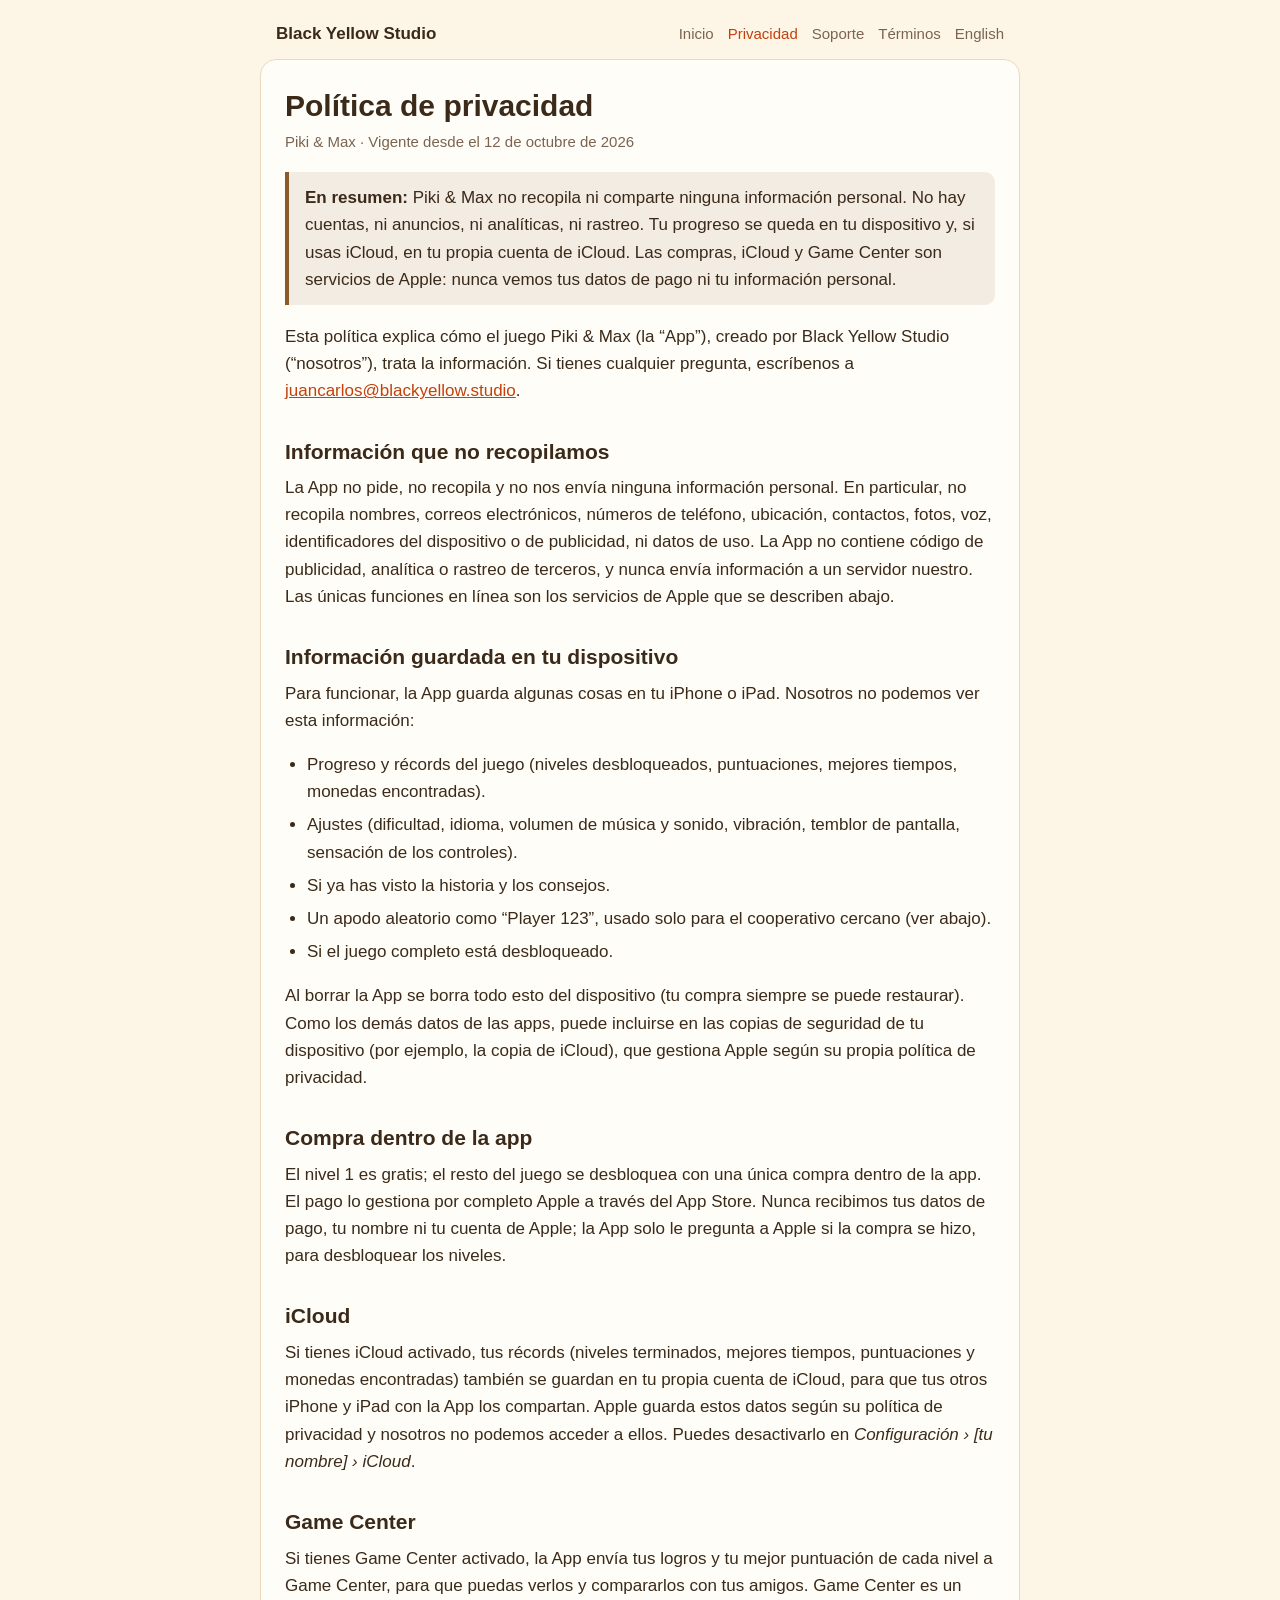
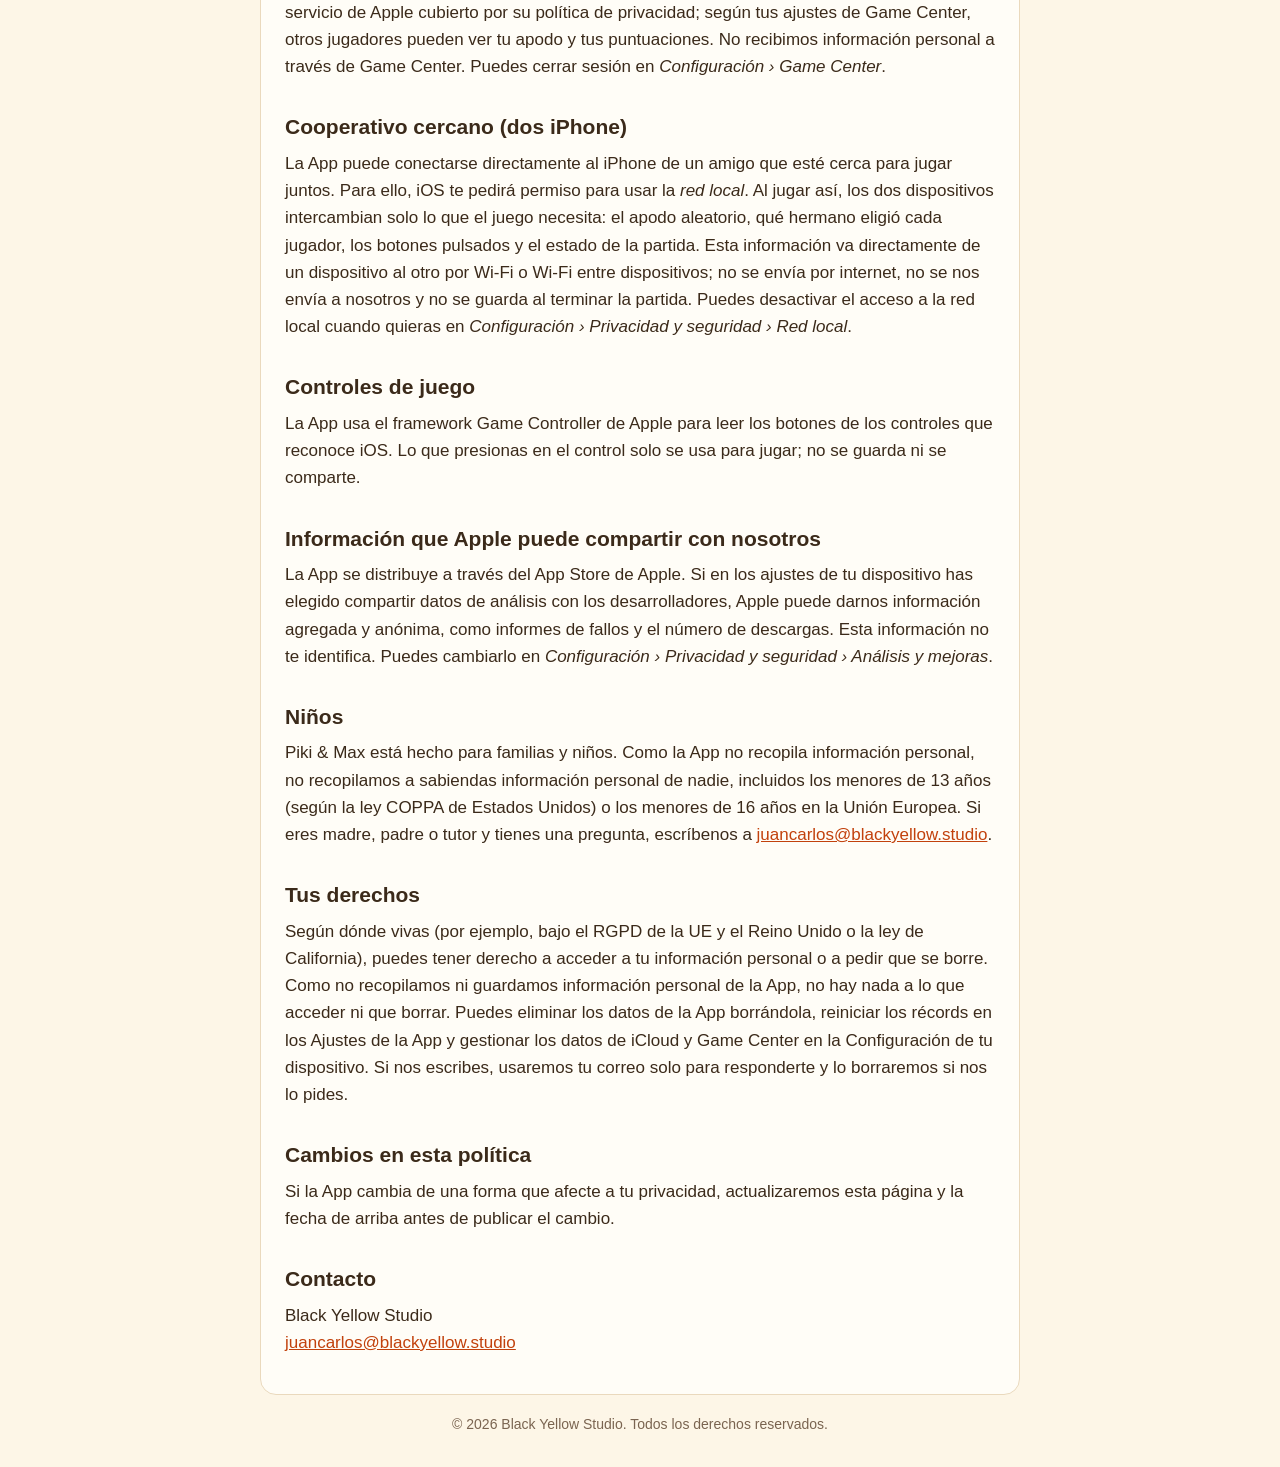
<file: es/pikimax/privacy.html>
<!doctype html>
<html lang="es">
<head>
<meta charset="utf-8">
<meta name="viewport" content="width=device-width, initial-scale=1">
<title>Política de privacidad · Piki & Max</title>
<meta name="description" content="Política de privacidad de Piki & Max: no se recopila información personal.">
<link rel="icon" href="../../assets/pikimax-icon.png">
<link rel="stylesheet" href="../../style.css">
</head>
<body>
<header>
  <a class="brand" href="../../es/">Black Yellow Studio</a>
  <nav><a href="../../es/pikimax/">Inicio</a><a href="../../es/pikimax/privacy" aria-current="page">Privacidad</a><a href="../../es/pikimax/support">Soporte</a><a href="../../es/pikimax/terms">Términos</a><a href="../../pikimax/privacy" lang="en">English</a></nav>
</header>
<main>
<h1>Política de privacidad</h1>
<p class="meta">Piki &amp; Max · Vigente desde el 12 de octubre de 2026</p>

<div class="summary"><strong>En resumen:</strong> Piki &amp; Max no recopila ni comparte ninguna información
personal. No hay cuentas, ni anuncios, ni analíticas, ni rastreo. Tu progreso se queda en tu dispositivo y, si
usas iCloud, en tu propia cuenta de iCloud. Las compras, iCloud y Game Center son servicios de Apple: nunca
vemos tus datos de pago ni tu información personal.</div>

<p>Esta política explica cómo el juego Piki &amp; Max (la “App”), creado por Black Yellow Studio (“nosotros”),
trata la información. Si tienes cualquier pregunta, escríbenos a <a href="mailto:juancarlos@blackyellow.studio">juancarlos@blackyellow.studio</a>.</p>

<h2>Información que no recopilamos</h2>
<p>La App no pide, no recopila y no nos envía ninguna información personal. En particular, no recopila
nombres, correos electrónicos, números de teléfono, ubicación, contactos, fotos, voz, identificadores del
dispositivo o de publicidad, ni datos de uso. La App no contiene código de publicidad, analítica o rastreo de
terceros, y nunca envía información a un servidor nuestro. Las únicas funciones en línea son los servicios de
Apple que se describen abajo.</p>

<h2>Información guardada en tu dispositivo</h2>
<p>Para funcionar, la App guarda algunas cosas en tu iPhone o iPad. Nosotros no podemos ver esta información:</p>
<ul>
  <li>Progreso y récords del juego (niveles desbloqueados, puntuaciones, mejores tiempos, monedas encontradas).</li>
  <li>Ajustes (dificultad, idioma, volumen de música y sonido, vibración, temblor de pantalla, sensación de los controles).</li>
  <li>Si ya has visto la historia y los consejos.</li>
  <li>Un apodo aleatorio como “Player 123”, usado solo para el cooperativo cercano (ver abajo).</li>
  <li>Si el juego completo está desbloqueado.</li>
</ul>
<p>Al borrar la App se borra todo esto del dispositivo (tu compra siempre se puede restaurar). Como los demás datos de las apps, puede incluirse en las copias de
seguridad de tu dispositivo (por ejemplo, la copia de iCloud), que gestiona Apple según su propia política
de privacidad.</p>

<h2>Compra dentro de la app</h2>
<p>El nivel 1 es gratis; el resto del juego se desbloquea con una única compra dentro de la app. El pago lo
gestiona por completo Apple a través del App Store. Nunca recibimos tus datos de pago, tu nombre ni tu cuenta
de Apple; la App solo le pregunta a Apple si la compra se hizo, para desbloquear los niveles.</p>

<h2>iCloud</h2>
<p>Si tienes iCloud activado, tus récords (niveles terminados, mejores tiempos, puntuaciones y monedas
encontradas) también se guardan en tu propia cuenta de iCloud, para que tus otros iPhone y iPad con la App los
compartan. Apple guarda estos datos según su política de privacidad y nosotros no podemos acceder a ellos.
Puedes desactivarlo en <em>Configuración › [tu nombre] › iCloud</em>.</p>

<h2>Game Center</h2>
<p>Si tienes Game Center activado, la App envía tus logros y tu mejor puntuación de cada nivel a Game Center,
para que puedas verlos y compararlos con tus amigos. Game Center es un servicio de Apple cubierto por su
política de privacidad; según tus ajustes de Game Center, otros jugadores pueden ver tu apodo y tus
puntuaciones. No recibimos información personal a través de Game Center. Puedes cerrar sesión en
<em>Configuración › Game Center</em>.</p>

<h2>Cooperativo cercano (dos iPhone)</h2>
<p>La App puede conectarse directamente al iPhone de un amigo que esté cerca para jugar juntos. Para ello,
iOS te pedirá permiso para usar la <em>red local</em>. Al jugar así, los dos dispositivos intercambian solo lo
que el juego necesita: el apodo aleatorio, qué hermano eligió cada jugador, los botones pulsados y el
estado de la partida. Esta información va directamente de un dispositivo al otro por Wi-Fi o Wi-Fi entre
dispositivos; no se envía por internet, no se nos envía a nosotros y no se guarda al terminar la partida.
Puedes desactivar el acceso a la red local cuando quieras en
<em>Configuración › Privacidad y seguridad › Red local</em>.</p>

<h2>Controles de juego</h2>
<p>La App usa el framework Game Controller de Apple para leer los botones de los controles que reconoce iOS.
Lo que presionas en el control solo se usa para jugar; no se guarda ni se comparte.</p>

<h2>Información que Apple puede compartir con nosotros</h2>
<p>La App se distribuye a través del App Store de Apple. Si en los ajustes de tu dispositivo has elegido
compartir datos de análisis con los desarrolladores, Apple puede darnos información agregada y anónima,
como informes de fallos y el número de descargas. Esta información no te identifica. Puedes cambiarlo en
<em>Configuración › Privacidad y seguridad › Análisis y mejoras</em>.</p>

<h2>Niños</h2>
<p>Piki &amp; Max está hecho para familias y niños. Como la App no recopila información personal, no
recopilamos a sabiendas información personal de nadie, incluidos los menores de 13 años (según la ley COPPA
de Estados Unidos) o los menores de 16 años en la Unión Europea. Si eres madre, padre o tutor y tienes una
pregunta, escríbenos a <a href="mailto:juancarlos@blackyellow.studio">juancarlos@blackyellow.studio</a>.</p>

<h2>Tus derechos</h2>
<p>Según dónde vivas (por ejemplo, bajo el RGPD de la UE y el Reino Unido o la ley de California), puedes
tener derecho a acceder a tu información personal o a pedir que se borre. Como no recopilamos ni guardamos
información personal de la App, no hay nada a lo que acceder ni que borrar. Puedes eliminar los datos de la App
borrándola, reiniciar los récords en los Ajustes de la App y gestionar los datos de iCloud y Game Center en la
Configuración de tu dispositivo. Si nos escribes, usaremos tu correo solo para responderte y lo borraremos si nos lo pides.</p>

<h2>Cambios en esta política</h2>
<p>Si la App cambia de una forma que afecte a tu privacidad, actualizaremos esta página y la fecha de arriba
antes de publicar el cambio.</p>

<h2>Contacto</h2>
<p>Black Yellow Studio<br><a href="mailto:juancarlos@blackyellow.studio">juancarlos@blackyellow.studio</a></p>
</main>
<footer>© 2026 Black Yellow Studio. Todos los derechos reservados.</footer>
</body>
</html>
</file>
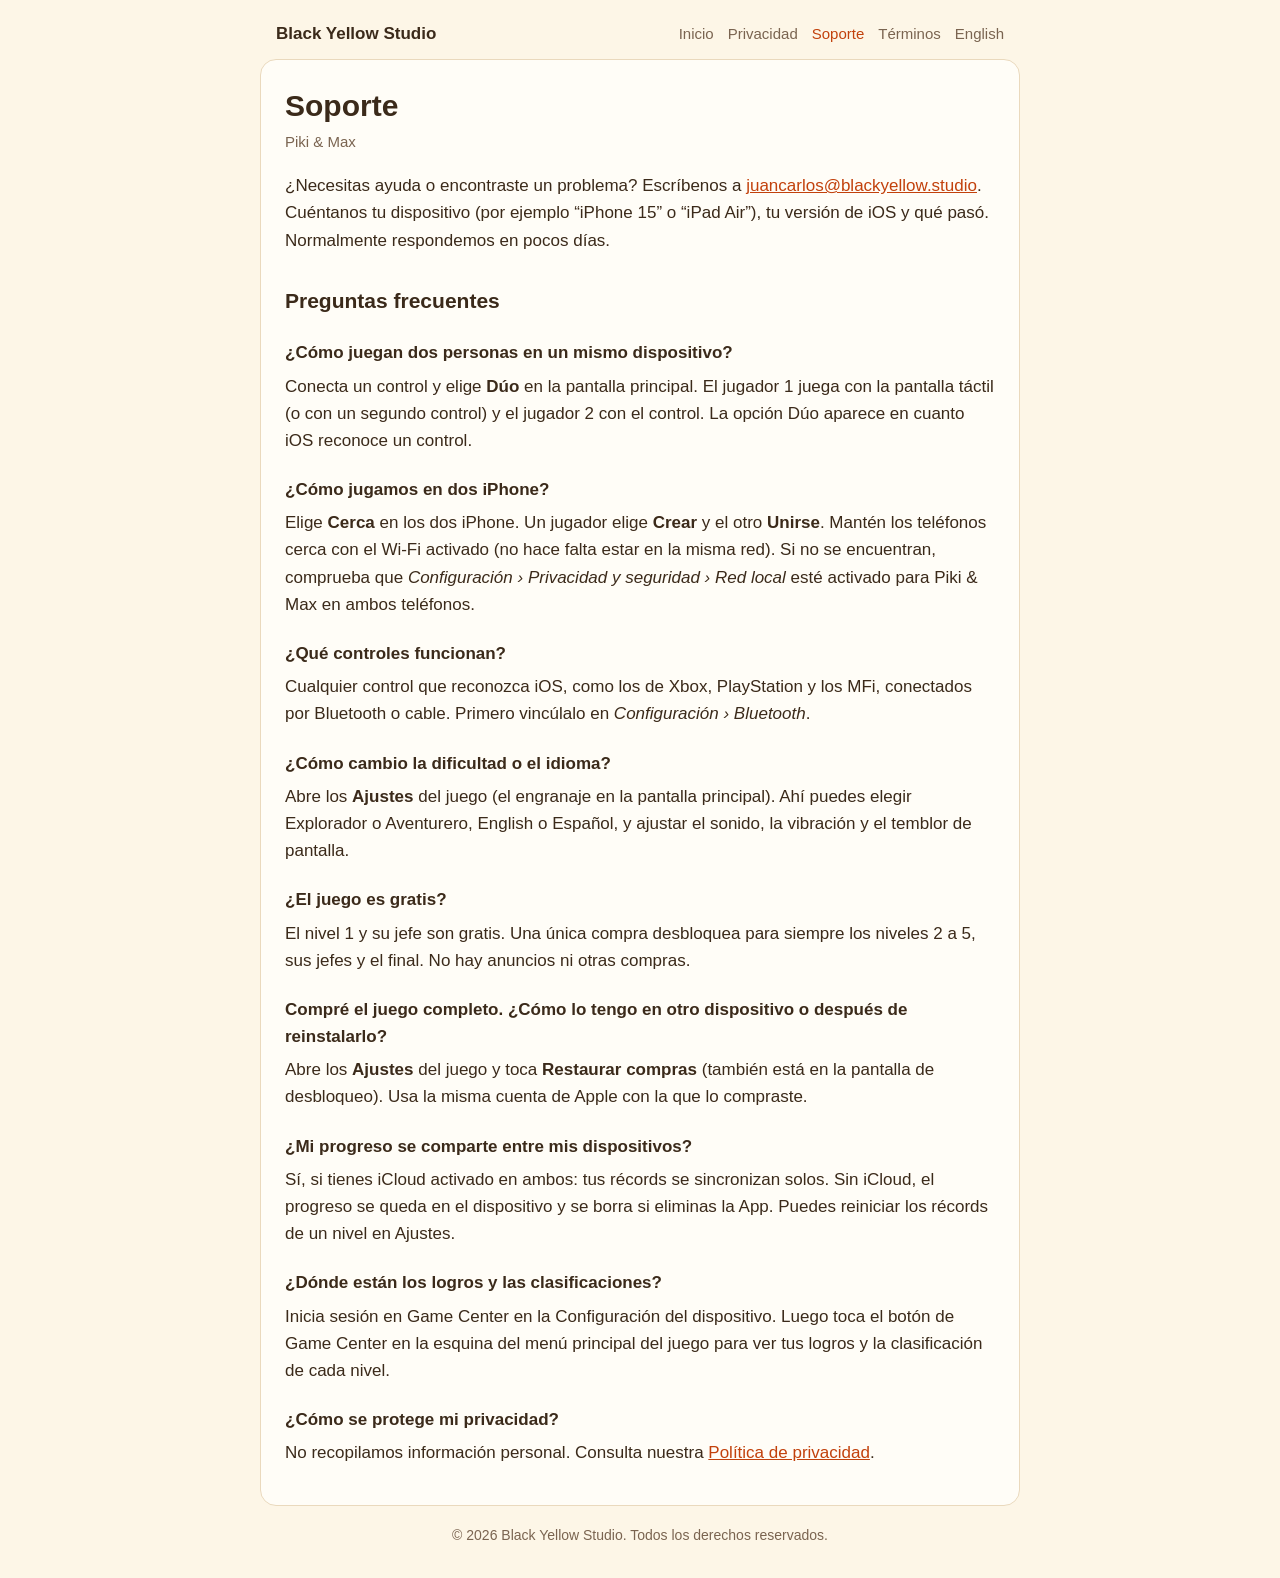
<file: es/pikimax/support.html>
<!doctype html>
<html lang="es">
<head>
<meta charset="utf-8">
<meta name="viewport" content="width=device-width, initial-scale=1">
<title>Soporte · Piki & Max</title>
<meta name="description" content="Ayuda y contacto de Piki & Max.">
<link rel="icon" href="../../assets/pikimax-icon.png">
<link rel="stylesheet" href="../../style.css">
</head>
<body>
<header>
  <a class="brand" href="../../es/">Black Yellow Studio</a>
  <nav><a href="../../es/pikimax/">Inicio</a><a href="../../es/pikimax/privacy">Privacidad</a><a href="../../es/pikimax/support" aria-current="page">Soporte</a><a href="../../es/pikimax/terms">Términos</a><a href="../../pikimax/support" lang="en">English</a></nav>
</header>
<main>
<h1>Soporte</h1>
<p class="meta">Piki &amp; Max</p>
<p>¿Necesitas ayuda o encontraste un problema? Escríbenos a <a href="mailto:juancarlos@blackyellow.studio">juancarlos@blackyellow.studio</a>. Cuéntanos tu dispositivo (por ejemplo
“iPhone 15” o “iPad Air”), tu versión de iOS y qué pasó. Normalmente respondemos en pocos días.</p>

<h2>Preguntas frecuentes</h2>

<h3>¿Cómo juegan dos personas en un mismo dispositivo?</h3>
<p>Conecta un control y elige <strong>Dúo</strong> en la pantalla principal. El jugador 1 juega con la pantalla
táctil (o con un segundo control) y el jugador 2 con el control. La opción Dúo aparece en cuanto iOS reconoce un
control.</p>

<h3>¿Cómo jugamos en dos iPhone?</h3>
<p>Elige <strong>Cerca</strong> en los dos iPhone. Un jugador elige <strong>Crear</strong> y el otro <strong>Unirse</strong>. Mantén los
teléfonos cerca con el Wi-Fi activado (no hace falta estar en la misma red). Si no se encuentran, comprueba que
<em>Configuración › Privacidad y seguridad › Red local</em> esté activado para Piki &amp; Max en ambos teléfonos.</p>

<h3>¿Qué controles funcionan?</h3>
<p>Cualquier control que reconozca iOS, como los de Xbox, PlayStation y los MFi, conectados por Bluetooth o
cable. Primero vincúlalo en <em>Configuración › Bluetooth</em>.</p>

<h3>¿Cómo cambio la dificultad o el idioma?</h3>
<p>Abre los <strong>Ajustes</strong> del juego (el engranaje en la pantalla principal). Ahí puedes elegir
Explorador o Aventurero, English o Español, y ajustar el sonido, la vibración y el temblor de pantalla.</p>

<h3>¿El juego es gratis?</h3>
<p>El nivel 1 y su jefe son gratis. Una única compra desbloquea para siempre los niveles 2 a 5, sus jefes y el
final. No hay anuncios ni otras compras.</p>

<h3>Compré el juego completo. ¿Cómo lo tengo en otro dispositivo o después de reinstalarlo?</h3>
<p>Abre los <strong>Ajustes</strong> del juego y toca <strong>Restaurar compras</strong> (también está en la
pantalla de desbloqueo). Usa la misma cuenta de Apple con la que lo compraste.</p>

<h3>¿Mi progreso se comparte entre mis dispositivos?</h3>
<p>Sí, si tienes iCloud activado en ambos: tus récords se sincronizan solos. Sin iCloud, el progreso se queda en
el dispositivo y se borra si eliminas la App. Puedes reiniciar los récords de un nivel en Ajustes.</p>

<h3>¿Dónde están los logros y las clasificaciones?</h3>
<p>Inicia sesión en Game Center en la Configuración del dispositivo. Luego toca el botón de Game Center en la
esquina del menú principal del juego para ver tus logros y la clasificación de cada nivel.</p>

<h3>¿Cómo se protege mi privacidad?</h3>
<p>No recopilamos información personal. Consulta nuestra <a href="privacy">Política de privacidad</a>.</p>
</main>
<footer>© 2026 Black Yellow Studio. Todos los derechos reservados.</footer>
</body>
</html>
</file>
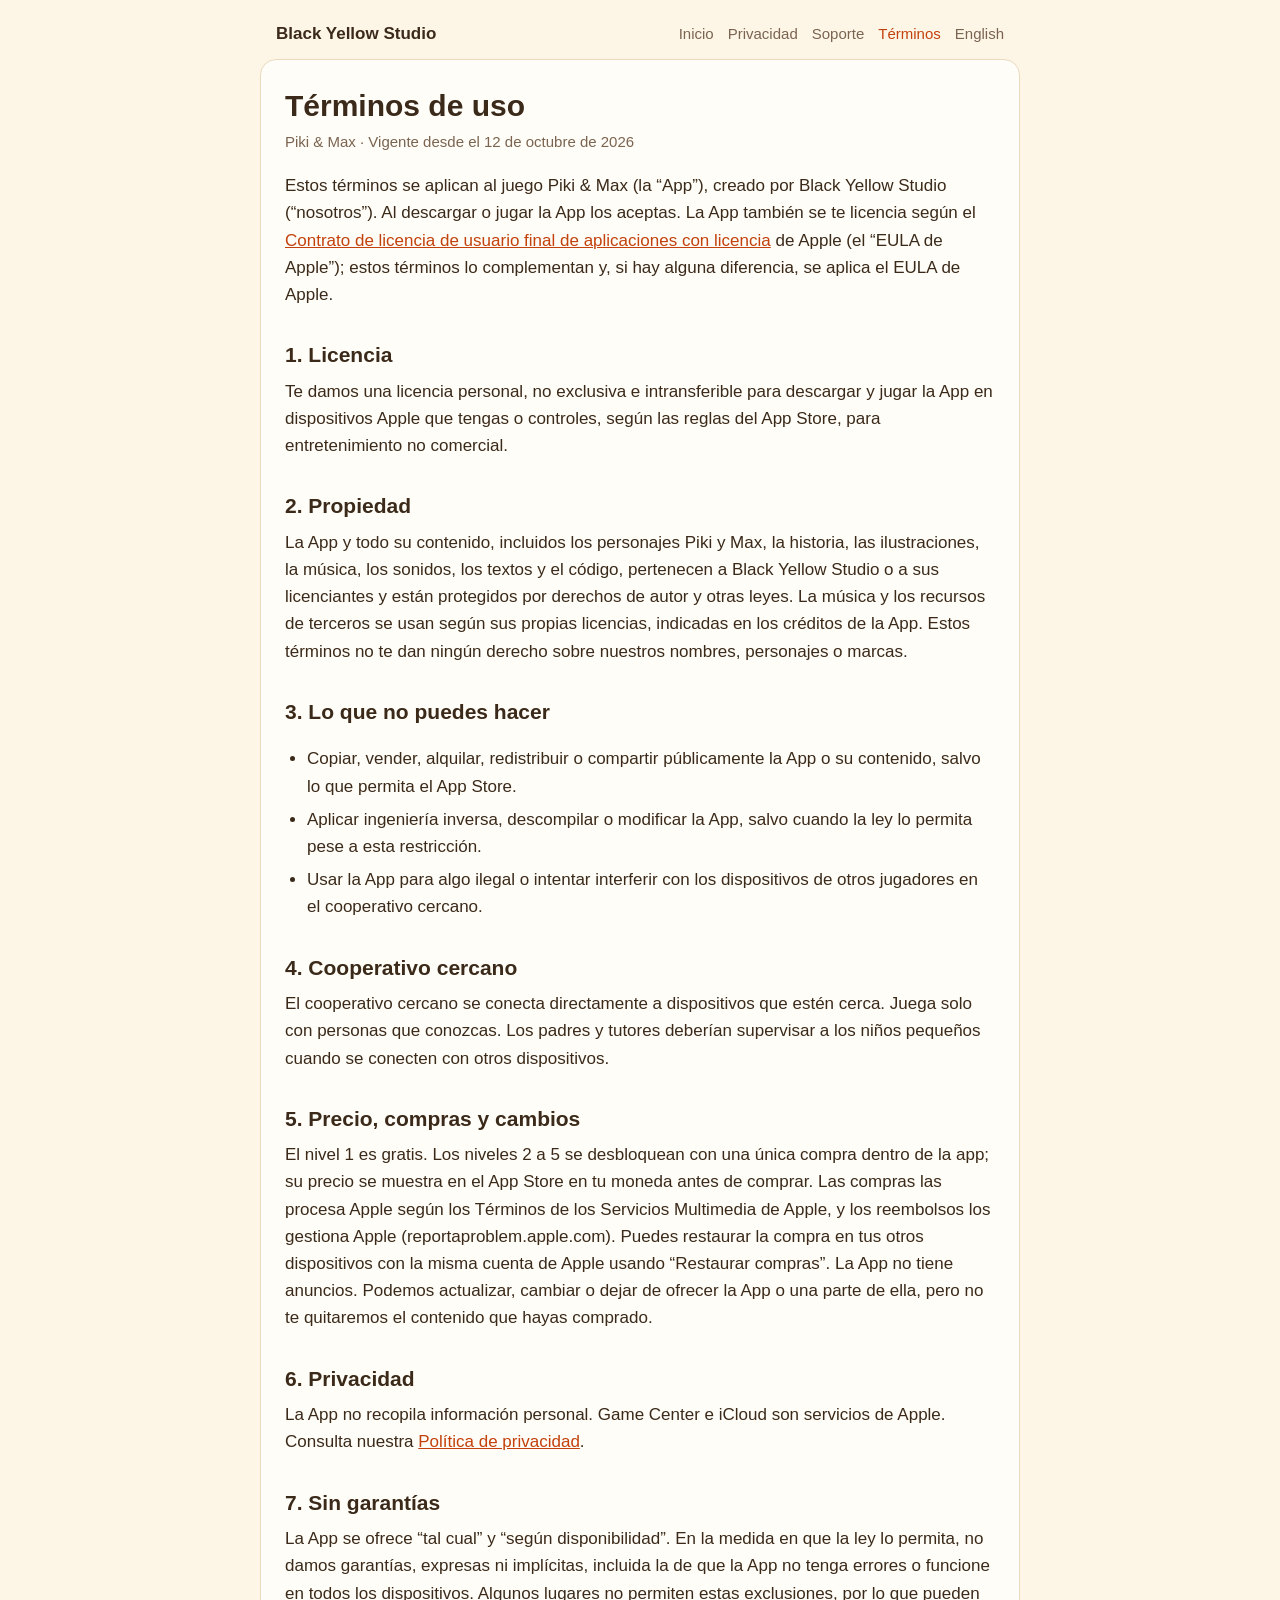
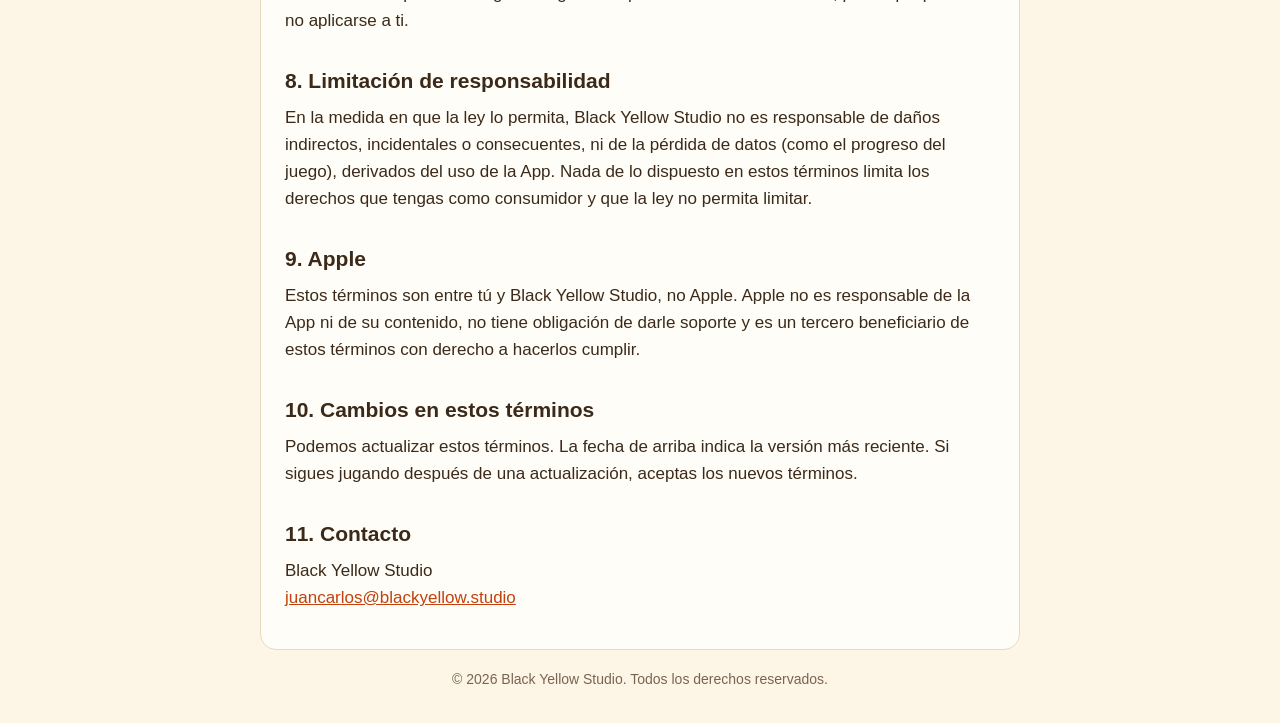
<file: es/pikimax/terms.html>
<!doctype html>
<html lang="es">
<head>
<meta charset="utf-8">
<meta name="viewport" content="width=device-width, initial-scale=1">
<title>Términos de uso · Piki & Max</title>
<meta name="description" content="Términos de uso de Piki & Max.">
<link rel="icon" href="../../assets/pikimax-icon.png">
<link rel="stylesheet" href="../../style.css">
</head>
<body>
<header>
  <a class="brand" href="../../es/">Black Yellow Studio</a>
  <nav><a href="../../es/pikimax/">Inicio</a><a href="../../es/pikimax/privacy">Privacidad</a><a href="../../es/pikimax/support">Soporte</a><a href="../../es/pikimax/terms" aria-current="page">Términos</a><a href="../../pikimax/terms" lang="en">English</a></nav>
</header>
<main>
<h1>Términos de uso</h1>
<p class="meta">Piki &amp; Max · Vigente desde el 12 de octubre de 2026</p>

<p>Estos términos se aplican al juego Piki &amp; Max (la “App”), creado por Black Yellow Studio (“nosotros”). Al
descargar o jugar la App los aceptas. La App también se te licencia según el
<a href="https://www.apple.com/legal/internet-services/itunes/dev/stdeula/">Contrato de licencia de usuario final de aplicaciones con licencia</a> de Apple (el “EULA de
Apple”); estos términos lo complementan y, si hay alguna diferencia, se aplica el EULA de Apple.</p>

<h2>1. Licencia</h2>
<p>Te damos una licencia personal, no exclusiva e intransferible para descargar y jugar la App en
dispositivos Apple que tengas o controles, según las reglas del App Store, para entretenimiento no
comercial.</p>

<h2>2. Propiedad</h2>
<p>La App y todo su contenido, incluidos los personajes Piki y Max, la historia, las ilustraciones, la
música, los sonidos, los textos y el código, pertenecen a Black Yellow Studio o a sus licenciantes y están protegidos
por derechos de autor y otras leyes. La música y los recursos de terceros se usan según sus propias
licencias, indicadas en los créditos de la App. Estos términos no te dan ningún derecho sobre nuestros
nombres, personajes o marcas.</p>

<h2>3. Lo que no puedes hacer</h2>
<ul>
  <li>Copiar, vender, alquilar, redistribuir o compartir públicamente la App o su contenido, salvo lo que permita el App Store.</li>
  <li>Aplicar ingeniería inversa, descompilar o modificar la App, salvo cuando la ley lo permita pese a esta restricción.</li>
  <li>Usar la App para algo ilegal o intentar interferir con los dispositivos de otros jugadores en el cooperativo cercano.</li>
</ul>

<h2>4. Cooperativo cercano</h2>
<p>El cooperativo cercano se conecta directamente a dispositivos que estén cerca. Juega solo con personas
que conozcas. Los padres y tutores deberían supervisar a los niños pequeños cuando se conecten con otros
dispositivos.</p>

<h2>5. Precio, compras y cambios</h2>
<p>El nivel 1 es gratis. Los niveles 2 a 5 se desbloquean con una única compra dentro de la app; su precio se
muestra en el App Store en tu moneda antes de comprar. Las compras las procesa Apple según los Términos de los
Servicios Multimedia de Apple, y los reembolsos los gestiona Apple (reportaproblem.apple.com). Puedes restaurar
la compra en tus otros dispositivos con la misma cuenta de Apple usando “Restaurar compras”. La App no tiene
anuncios. Podemos actualizar, cambiar o dejar de ofrecer la App o una parte de ella, pero no te quitaremos el
contenido que hayas comprado.</p>

<h2>6. Privacidad</h2>
<p>La App no recopila información personal. Game Center e iCloud son servicios de Apple. Consulta nuestra <a href="privacy">Política de privacidad</a>.</p>

<h2>7. Sin garantías</h2>
<p>La App se ofrece “tal cual” y “según disponibilidad”. En la medida en que la ley lo permita, no damos
garantías, expresas ni implícitas, incluida la de que la App no tenga errores o funcione en todos los
dispositivos. Algunos lugares no permiten estas exclusiones, por lo que pueden no aplicarse a ti.</p>

<h2>8. Limitación de responsabilidad</h2>
<p>En la medida en que la ley lo permita, Black Yellow Studio no es responsable de daños indirectos, incidentales o
consecuentes, ni de la pérdida de datos (como el progreso del juego), derivados del uso de la App. Nada de
lo dispuesto en estos términos limita los derechos que tengas como consumidor y que la ley no permita
limitar.</p>

<h2>9. Apple</h2>
<p>Estos términos son entre tú y Black Yellow Studio, no Apple. Apple no es responsable de la App ni de su contenido,
no tiene obligación de darle soporte y es un tercero beneficiario de estos términos con derecho a
hacerlos cumplir.</p>

<h2>10. Cambios en estos términos</h2>
<p>Podemos actualizar estos términos. La fecha de arriba indica la versión más reciente. Si sigues jugando
después de una actualización, aceptas los nuevos términos.</p>

<h2>11. Contacto</h2>
<p>Black Yellow Studio<br><a href="mailto:juancarlos@blackyellow.studio">juancarlos@blackyellow.studio</a></p>
</main>
<footer>© 2026 Black Yellow Studio. Todos los derechos reservados.</footer>
</body>
</html>
</file>
<file: style.css>
:root {
  --bg: #fdf6e7;
  --card: #fffdf7;
  --ink: #3b2a1a;
  --muted: #7a6450;
  --accent: #c2410c;
  --line: #ead9bd;
  --wood: #8a5a2b;
}
@media (prefers-color-scheme: dark) {
  :root {
    --bg: #1d1712;
    --card: #2a221a;
    --ink: #f3e8d6;
    --muted: #bba78f;
    --accent: #fb923c;
    --line: #42362a;
    --wood: #c08a55;
  }
}
* { box-sizing: border-box; }
html { -webkit-text-size-adjust: 100%; }
body {
  margin: 0;
  background: var(--bg);
  color: var(--ink);
  font: 17px/1.6 -apple-system, BlinkMacSystemFont, "Segoe UI", Roboto, Helvetica, Arial, sans-serif;
}
a { color: var(--accent); }
header, main, footer { max-width: 760px; margin: 0 auto; padding: 0 16px; }
header {
  display: flex; align-items: center; justify-content: space-between; gap: 12px;
  padding-top: 20px; padding-bottom: 12px;
}
header .brand { font-weight: 700; color: var(--ink); text-decoration: none; }
header nav { display: flex; flex-wrap: wrap; gap: 4px 14px; font-size: 15px; }
header nav a { color: var(--muted); text-decoration: none; }
header nav a:hover, header nav a[aria-current] { color: var(--accent); }
main {
  background: var(--card);
  border: 1px solid var(--line);
  border-radius: 16px;
  padding: 28px 24px 32px;
}
h1 { font-size: 30px; line-height: 1.2; margin: 0 0 6px; }
h2 { font-size: 21px; margin: 30px 0 6px; }
h3 { font-size: 17px; margin: 22px 0 4px; }
p, li { margin: 6px 0; }
ul { padding-left: 22px; }
.meta { color: var(--muted); font-size: 15px; margin-bottom: 18px; }
.summary {
  border-left: 4px solid var(--wood);
  background: color-mix(in srgb, var(--wood) 10%, transparent);
  padding: 12px 16px; border-radius: 0 10px 10px 0; margin: 18px 0;
}
.hero { text-align: center; }
.hero img.logo { width: 100%; max-width: 420px; height: auto; }
.hero img.icon { width: 112px; height: 112px; border-radius: 26px; box-shadow: 0 6px 18px rgba(0,0,0,.18); }
.links { display: flex; flex-wrap: wrap; justify-content: center; gap: 10px; margin-top: 22px; }
.links a {
  display: inline-block; padding: 10px 18px; border-radius: 999px;
  border: 1px solid var(--line); text-decoration: none; color: var(--ink); background: var(--bg);
}
.links a:hover { border-color: var(--accent); color: var(--accent); }
.game {
  display: flex; align-items: center; gap: 16px; text-decoration: none; color: var(--ink);
  border: 1px solid var(--line); border-radius: 14px; padding: 14px; margin-top: 18px; background: var(--bg);
}
.game img { width: 72px; height: 72px; border-radius: 16px; flex: none; }
.game strong { display: block; font-size: 19px; }
.game span { color: var(--muted); font-size: 15px; }
footer { color: var(--muted); font-size: 14px; padding-top: 18px; padding-bottom: 32px; text-align: center; }
@media (max-width: 520px) {
  header { flex-direction: column; align-items: flex-start; }
  main { padding: 22px 16px 26px; }
  h1 { font-size: 26px; }
}
.store { display: inline-block; margin: 18px 0 6px; line-height: 0; }
.store img { height: 54px; width: auto; }
.store:hover { opacity: .85; }
.price { color: var(--muted); font-size: 15px; margin: 4px 0 0; }
.shots {
  display: flex; gap: 12px; overflow-x: auto; scroll-snap-type: x mandatory;
  margin: 26px -24px 4px; padding: 0 24px 10px;
}
.shots img {
  height: 200px; width: auto; flex: none; border-radius: 12px; scroll-snap-align: center;
  border: 1px solid var(--line); box-shadow: 0 3px 10px rgba(0,0,0,.12);
}
.features { text-align: left; max-width: 560px; margin: 18px auto 0; }
.features li { margin: 6px 0; }
@media (max-width: 520px) {
  .shots { margin: 22px -16px 4px; padding: 0 16px 10px; }
  .shots img { height: 150px; }
  .store img { height: 48px; }
}
</file>
